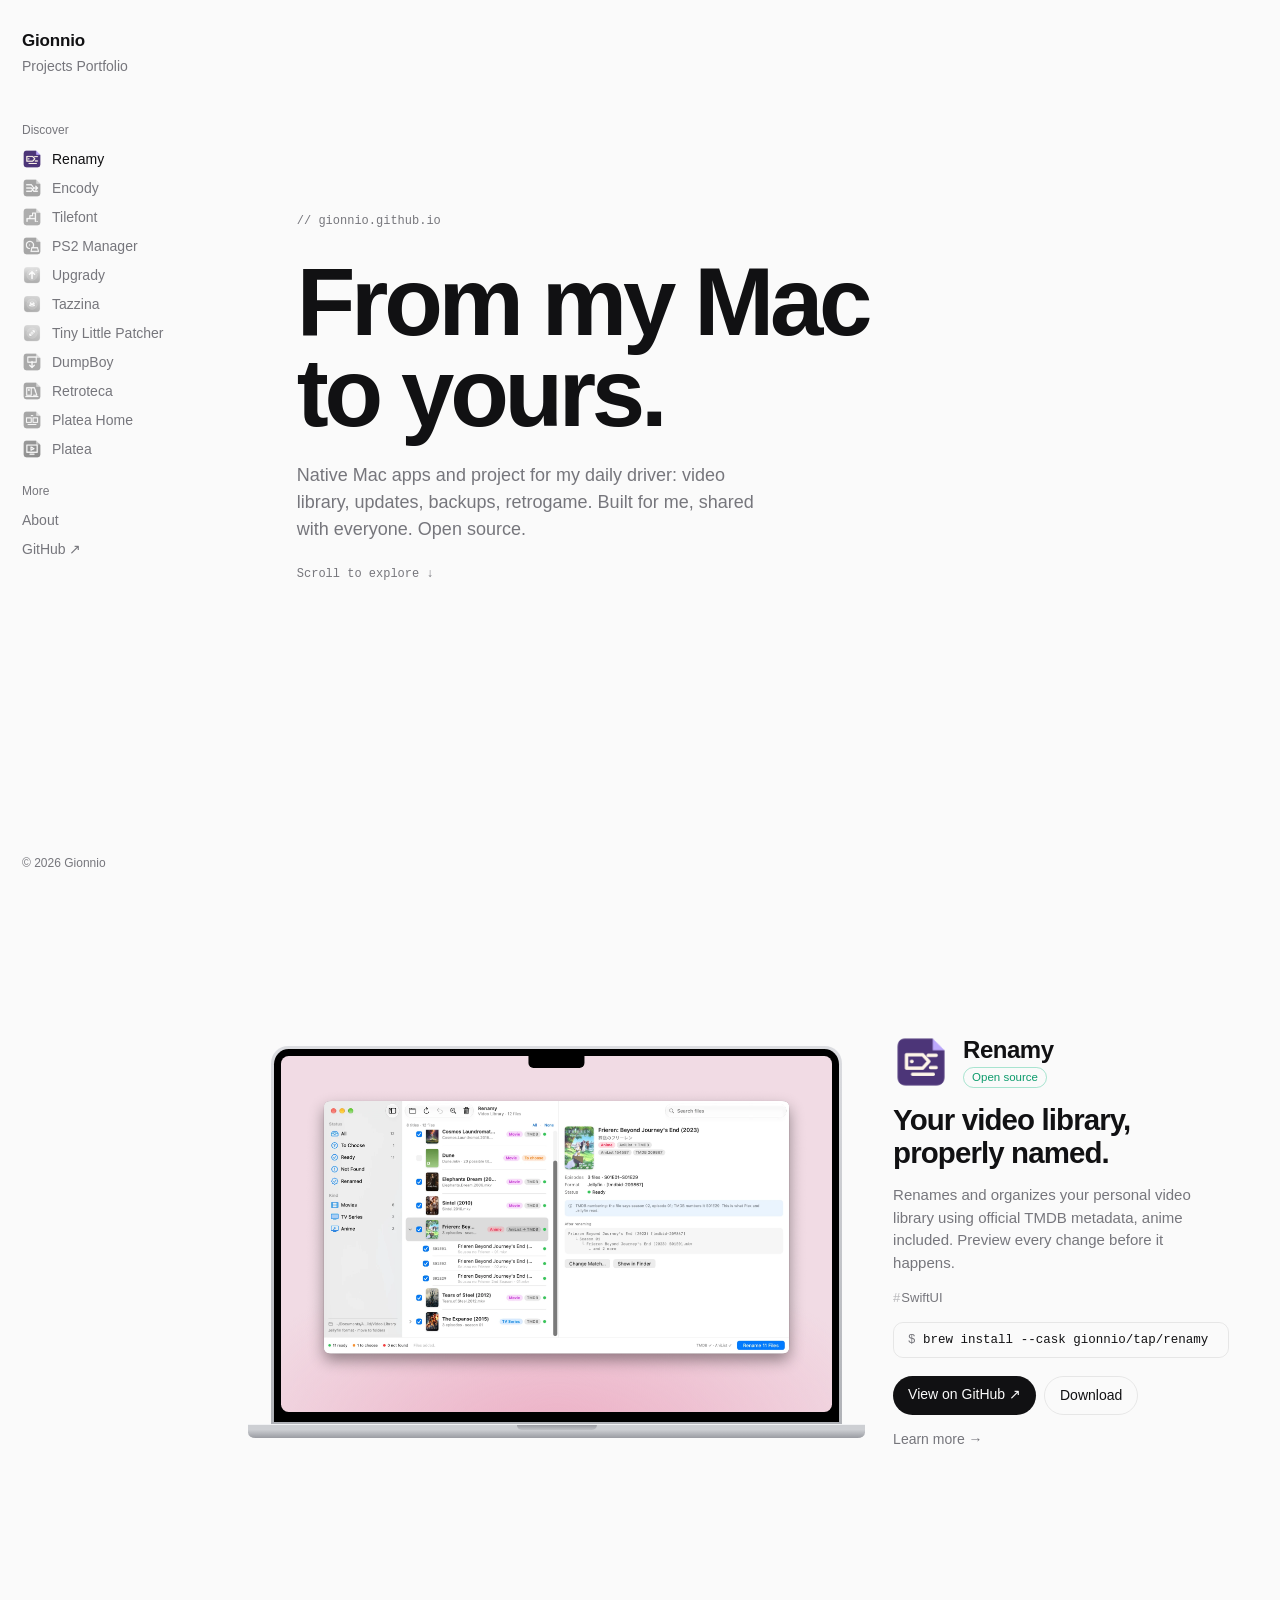
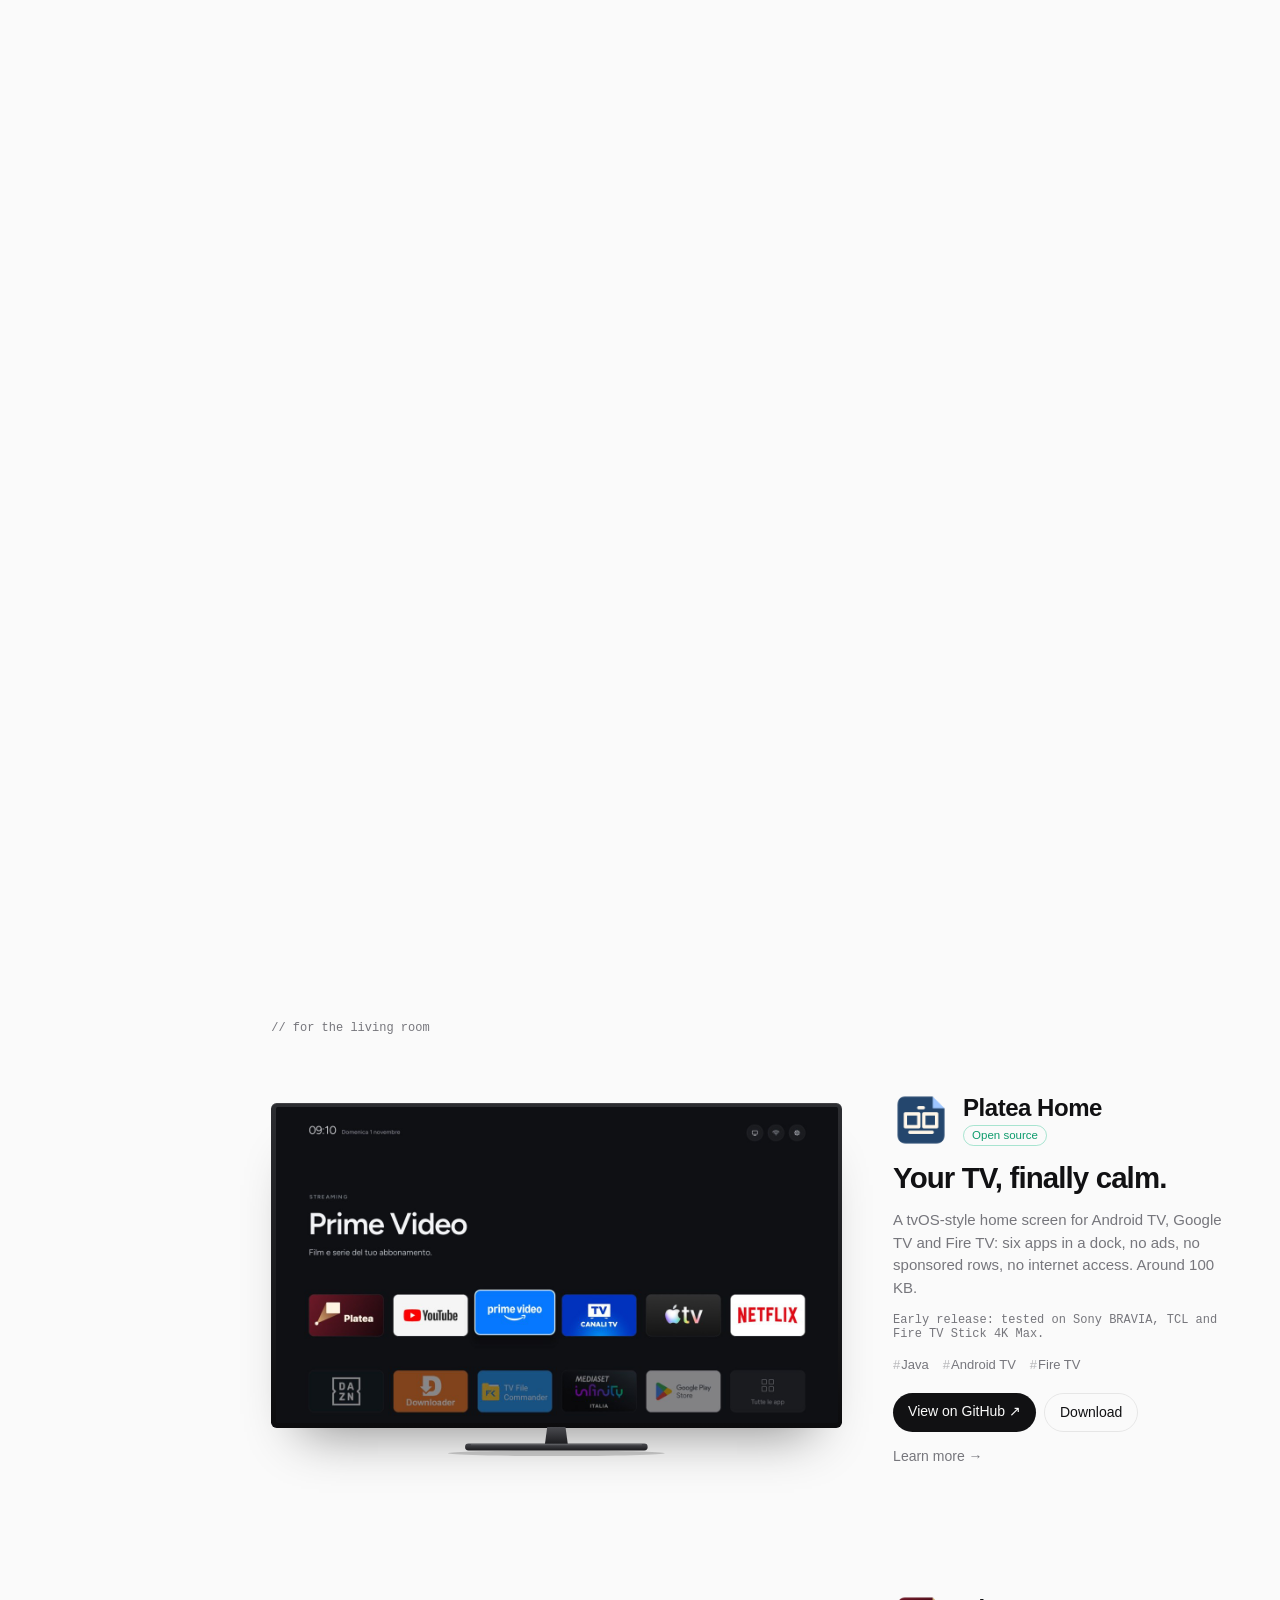
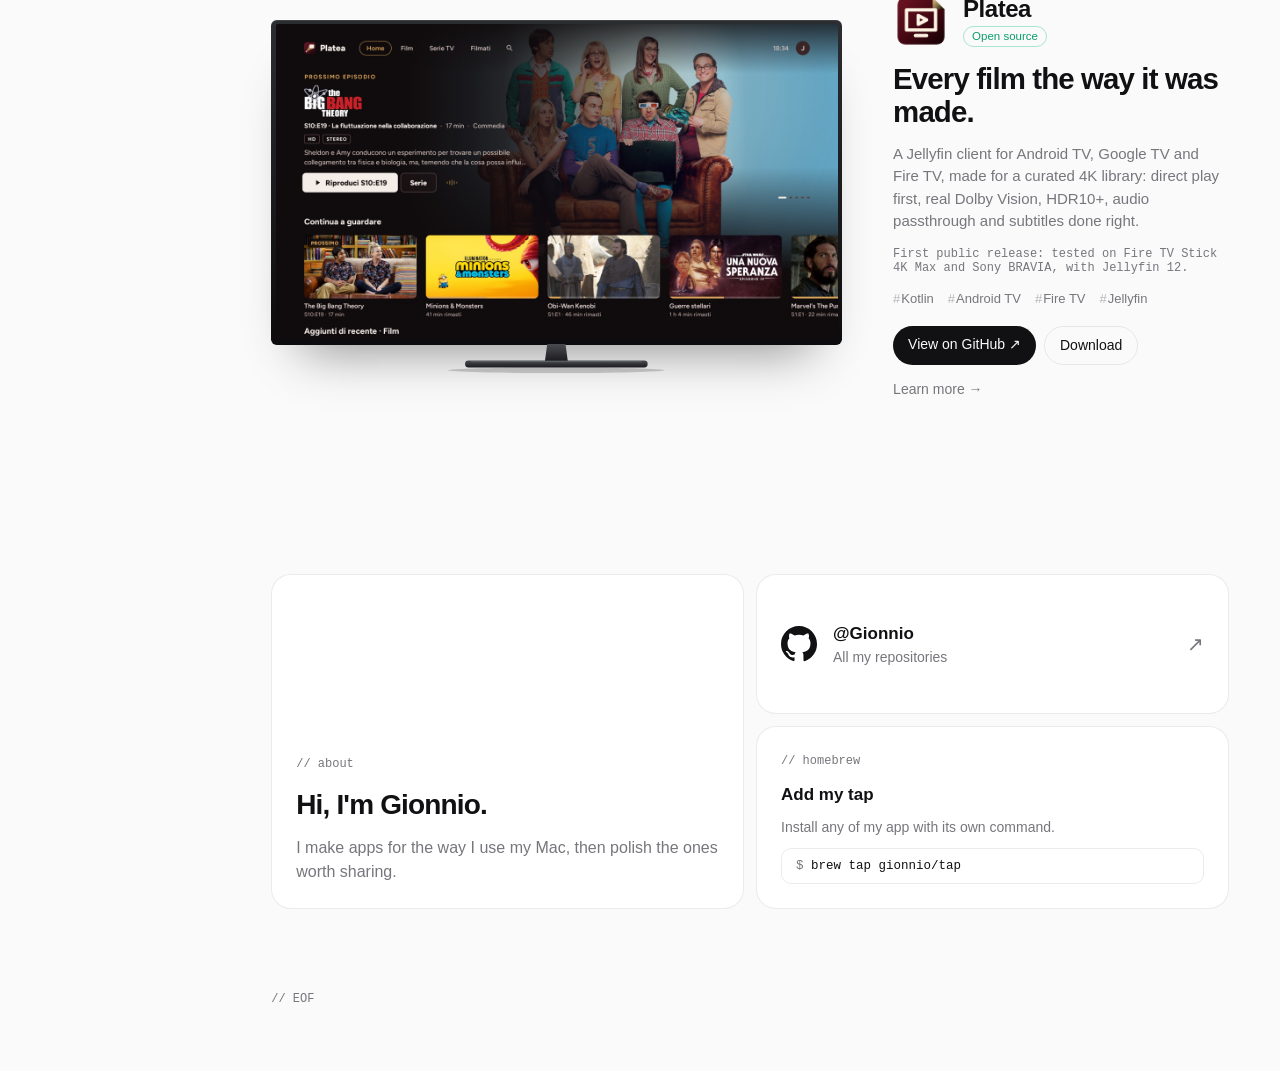
<file: index.html>
<!doctype html>
<html lang="en">
<head>
  <meta charset="utf-8">
  <meta name="viewport" content="width=device-width, initial-scale=1">
  <title>Gionnio — Personal projects</title>
  <meta name="description" content="Personal projects by Gionnio: small native apps for macOS.">
  <link rel="stylesheet" href="style.css">
</head>
<body>
  <!-- Everything below is rendered by main.js from content.json -->
  <aside class="sidebar" id="sidebar"></aside>
  <main id="top"></main>
  <script src="sketch.js"></script>
  <script src="main.js"></script>
</body>
</html>
</file>
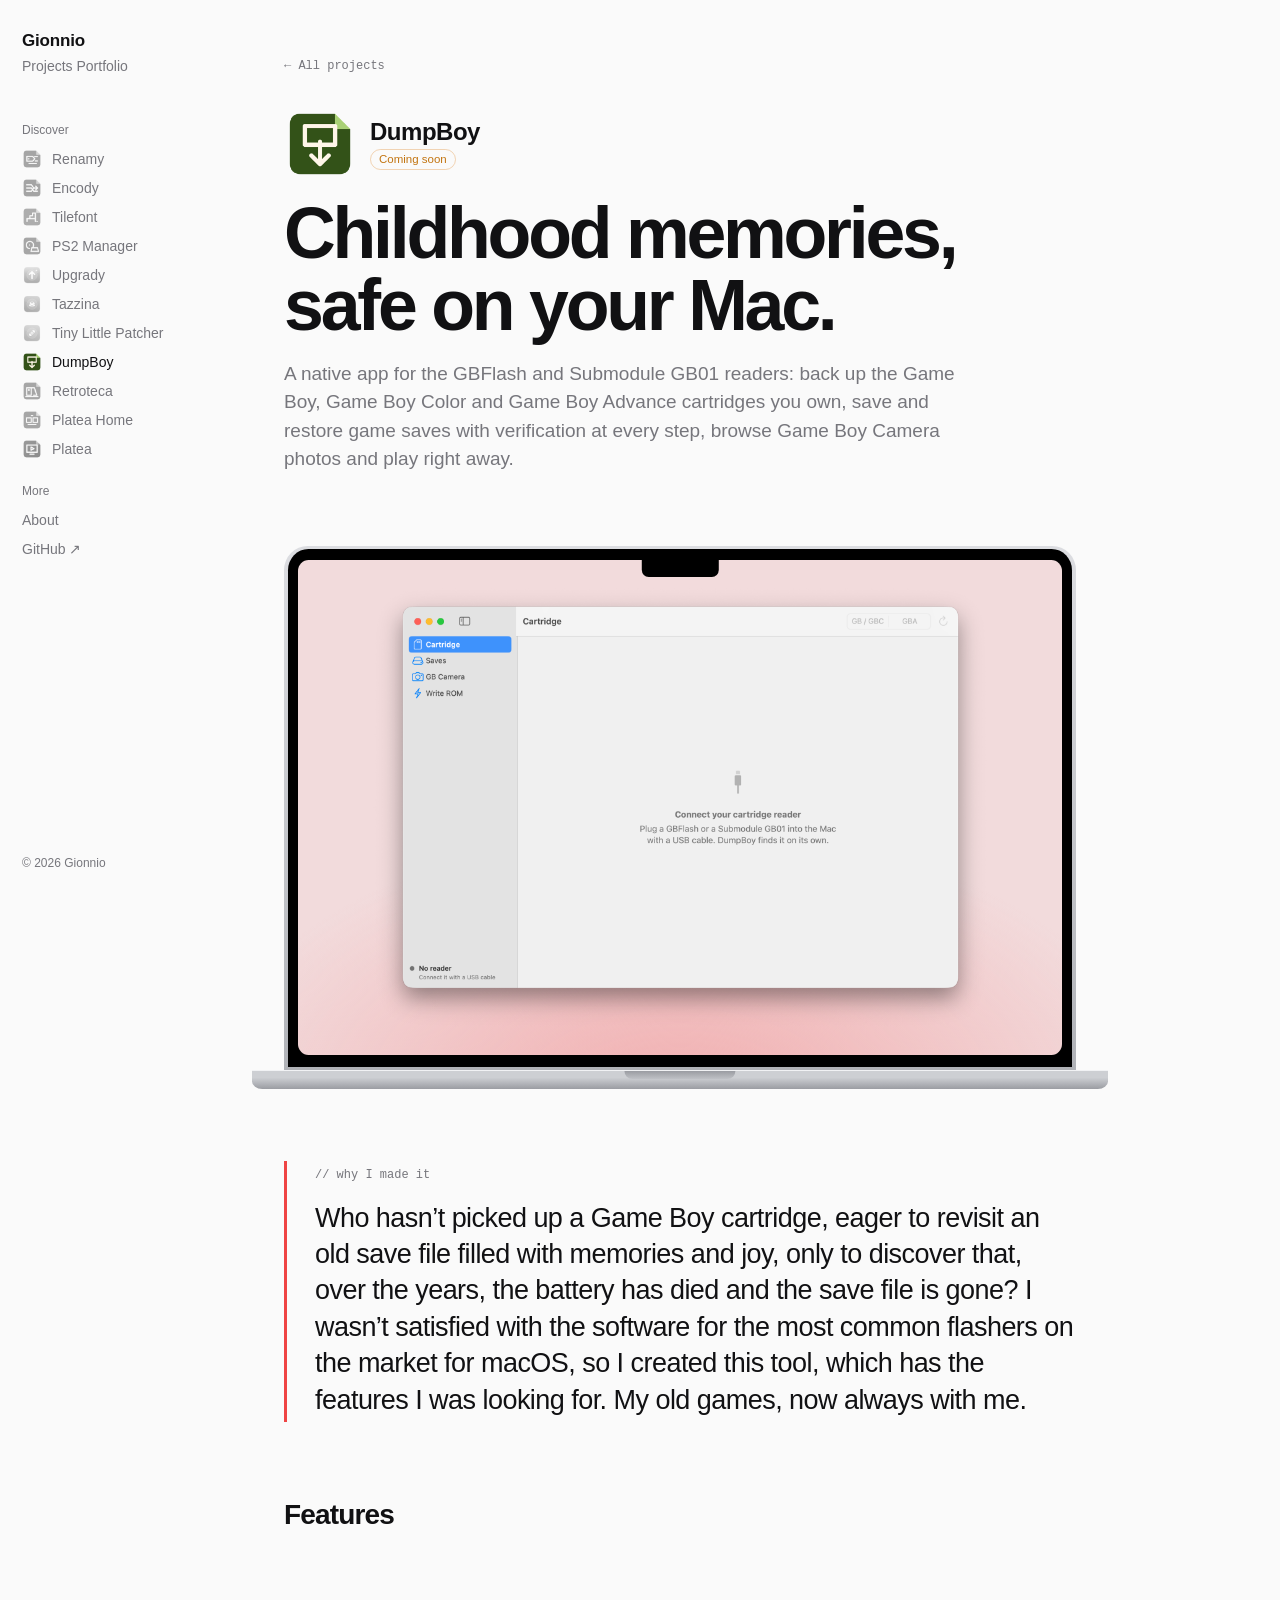
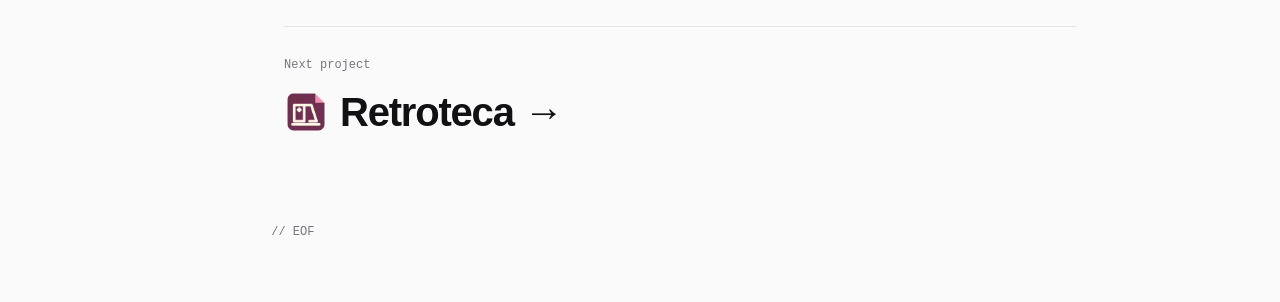
<file: dumpboy/index.html>
<!doctype html>
<!-- generated by tools/editor.py: project page -->
<html lang="en">
<head>
  <meta charset="utf-8">
  <meta name="viewport" content="width=device-width, initial-scale=1">
  <base href="../">
  <title>DumpBoy — Gionnio</title>
  <meta name="description" content="Childhood memories, safe on your Mac.">
  <meta property="og:title" content="DumpBoy — Gionnio">
  <meta property="og:description" content="Childhood memories, safe on your Mac.">
  <link rel="stylesheet" href="style.css">
</head>
<body data-project="dumpboy">
  <aside class="sidebar" id="sidebar"></aside>
  <main id="top"></main>
  <script src="sketch.js"></script>
  <script src="main.js"></script>
</body>
</html>
</file>
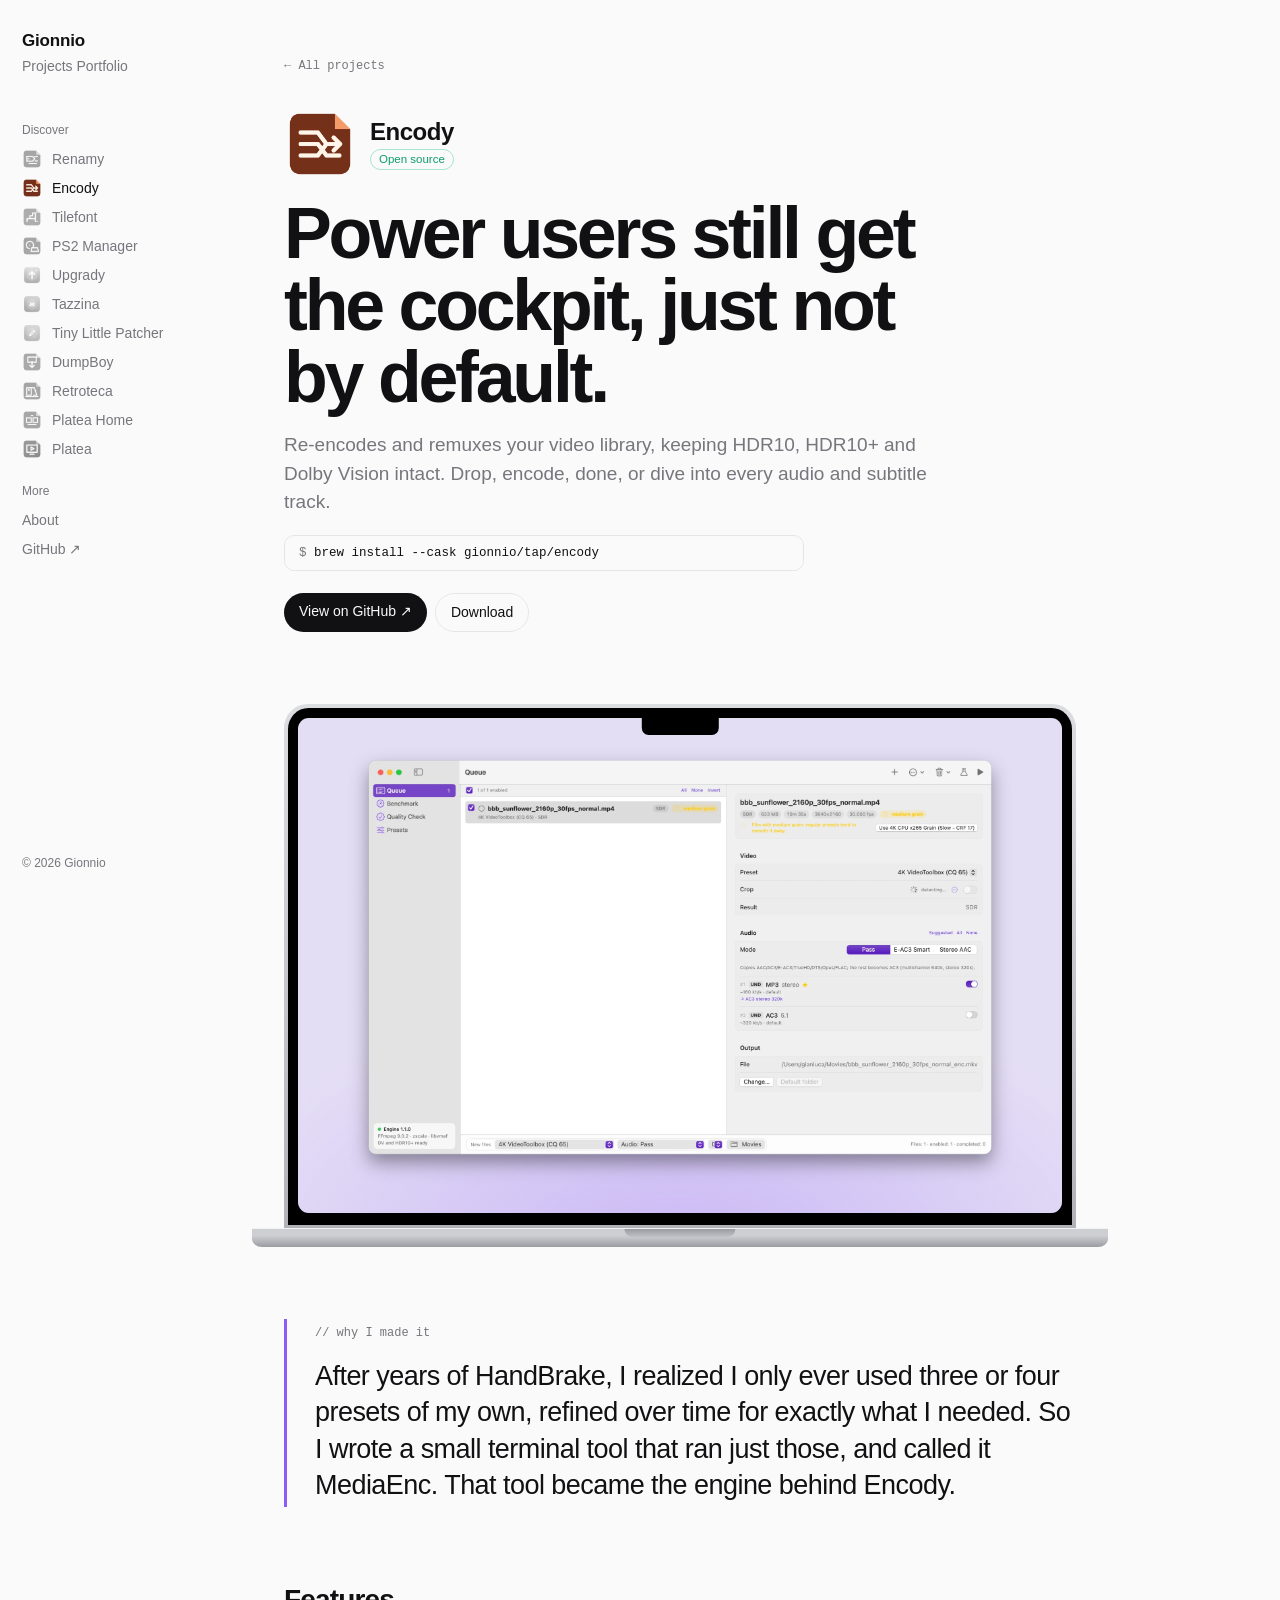
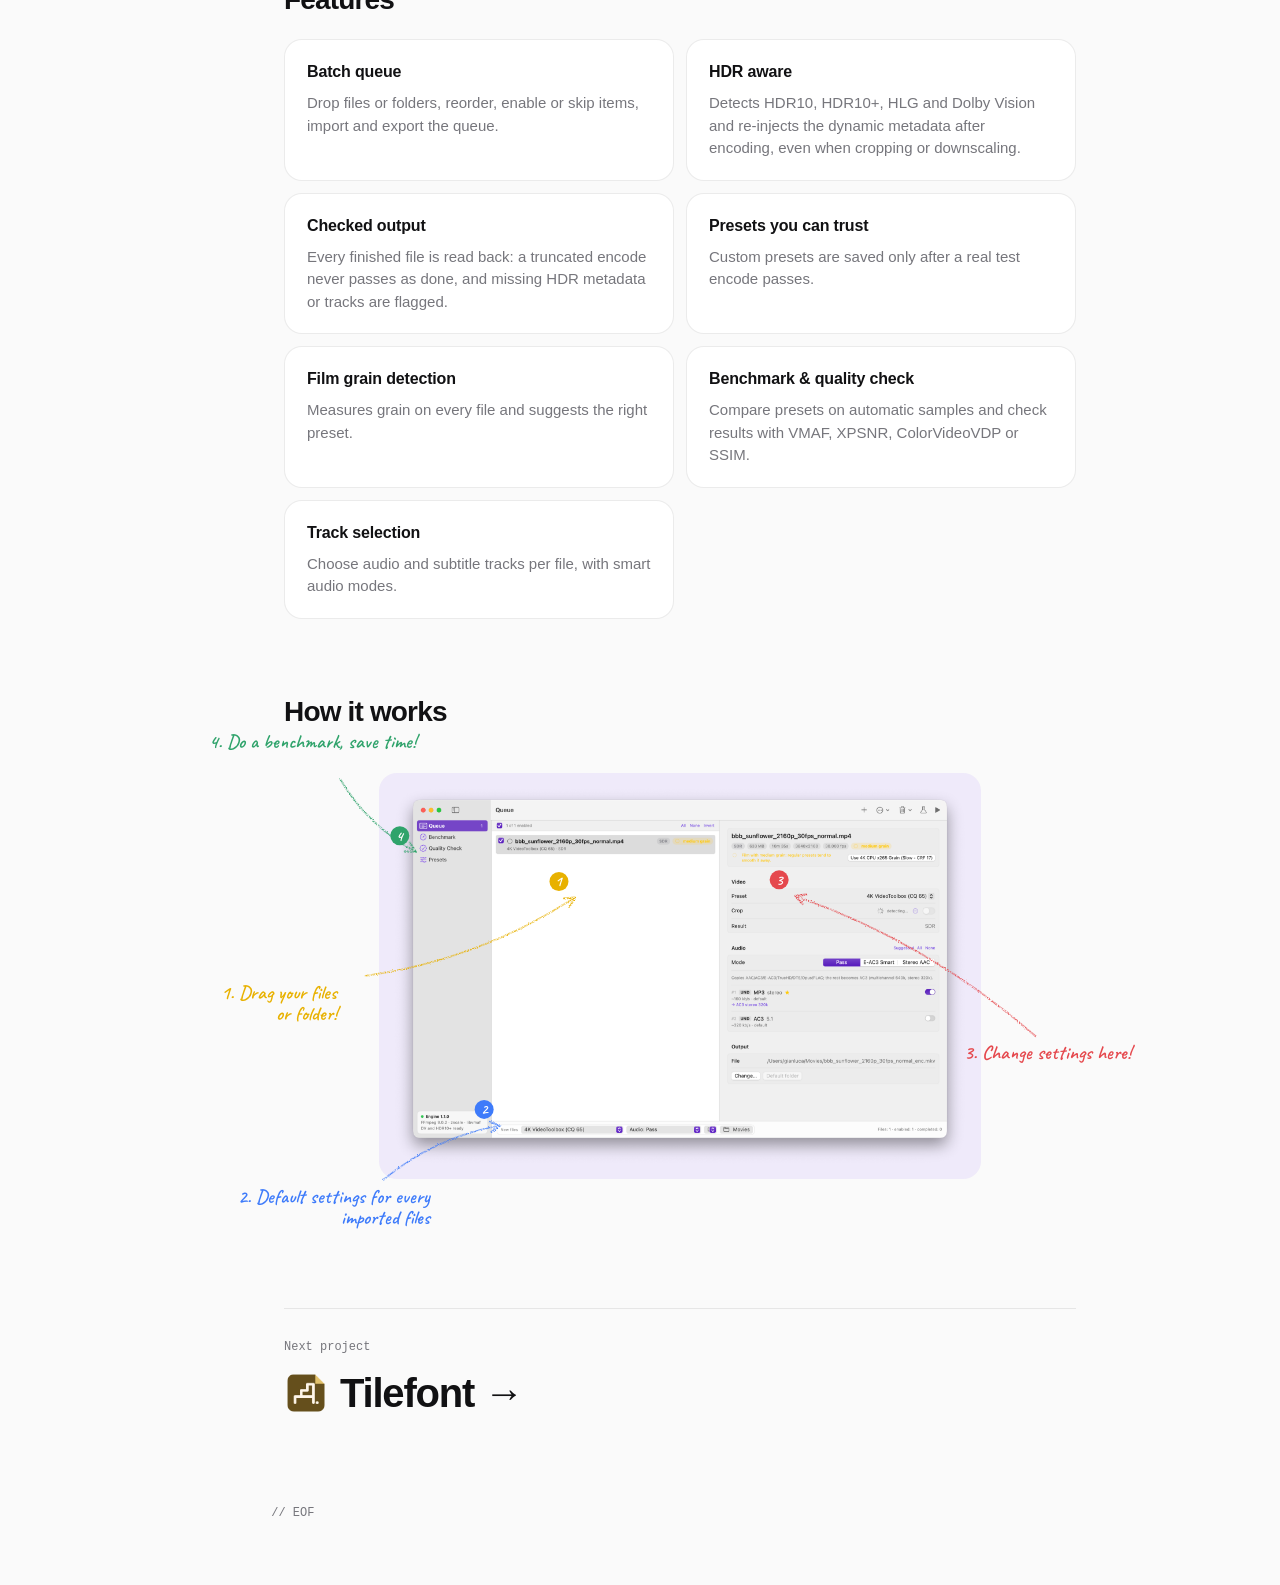
<file: encody/index.html>
<!doctype html>
<!-- generated by tools/editor.py: project page -->
<html lang="en">
<head>
  <meta charset="utf-8">
  <meta name="viewport" content="width=device-width, initial-scale=1">
  <base href="../">
  <title>Encody — Gionnio</title>
  <meta name="description" content="Power users still get the cockpit, just not by default.">
  <meta property="og:title" content="Encody — Gionnio">
  <meta property="og:description" content="Power users still get the cockpit, just not by default.">
  <link rel="stylesheet" href="style.css">
</head>
<body data-project="encody">
  <aside class="sidebar" id="sidebar"></aside>
  <main id="top"></main>
  <script src="sketch.js"></script>
  <script src="main.js"></script>
</body>
</html>
</file>
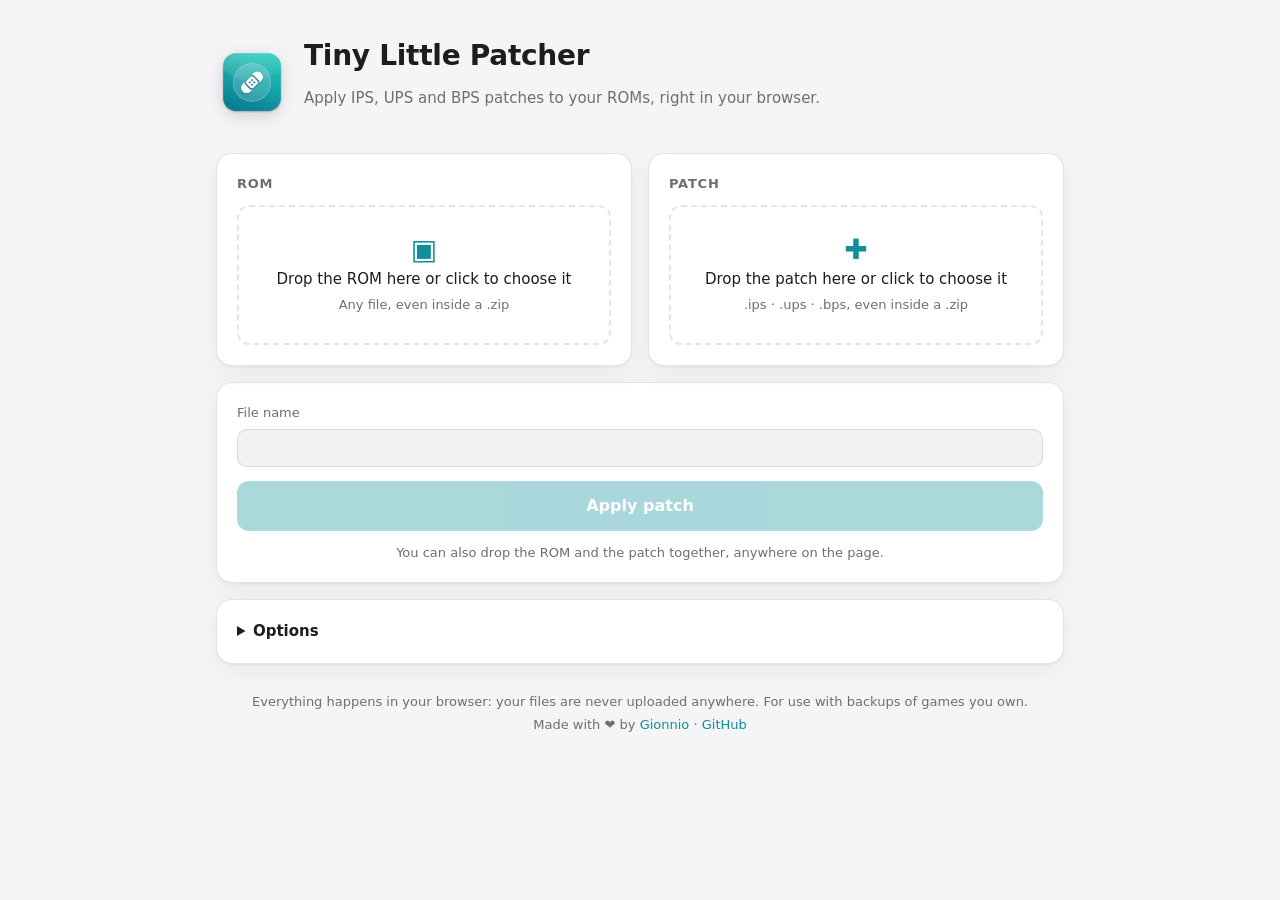
<file: patcher/index.html>
<!doctype html>
<html lang="en">
<head>
  <meta charset="utf-8">
  <meta name="viewport" content="width=device-width, initial-scale=1">
  <title>Tiny Little Patcher</title>
  <meta name="description" content="Apply IPS, UPS and BPS patches to your ROMs, right in your browser. Nothing is uploaded.">
  <meta property="og:title" content="Tiny Little Patcher">
  <meta property="og:description" content="Apply IPS, UPS and BPS patches to your ROMs, right in your browser.">
  <meta name="color-scheme" content="light dark">
  <link rel="icon" type="image/png" href="assets/favicon.png">
  <link rel="apple-touch-icon" href="assets/apple-touch-icon.png">
  <link rel="stylesheet" href="./app-b5bbef704aca1f46.css" integrity="sha384-NTAsZrBO2sIiNNfg5ivk79coD5aWCR8Q/kjQ5iSc669WRD2jGuWduol9QDdjDQT1"/>
  
  
<script type="module">
import init, * as bindings from './tiny-little-patcher-5dc30dd04aa1e2aa.js';
const wasm = await init({ module_or_path: './tiny-little-patcher-5dc30dd04aa1e2aa_bg.wasm' });


window.wasmBindings = bindings;


dispatchEvent(new CustomEvent("TrunkApplicationStarted", {detail: {wasm}}));

</script>
  <script>
    // Theme before the app loads, so the page never flashes the wrong colors
    try {
      const t = localStorage.getItem("tlp.theme");
      if (t === "light" || t === "dark") document.documentElement.dataset.theme = t;
    } catch (e) {}
  </script>
<link rel="modulepreload" href="./tiny-little-patcher-5dc30dd04aa1e2aa.js" crossorigin="anonymous" integrity="sha384-k0Q1UdkYFswpVfZWwIYFZD/1nNlWmCq0is32ZHbDYpgQnMBa5Rr/tBbcGBPHBX/B"><link rel="preload" href="./tiny-little-patcher-5dc30dd04aa1e2aa_bg.wasm" crossorigin="anonymous" integrity="sha384-95kfdiXHZYDPRCyuTtjeQLUl8sPgXzCdUIolSCuP0zU/tuu/1cYqKPct1FTl5GbL" as="fetch" type="application/wasm"></head>
<body>
  <noscript><p class="noscript">Tiny Little Patcher needs JavaScript and WebAssembly.</p></noscript>
</body>
</html>
</file>
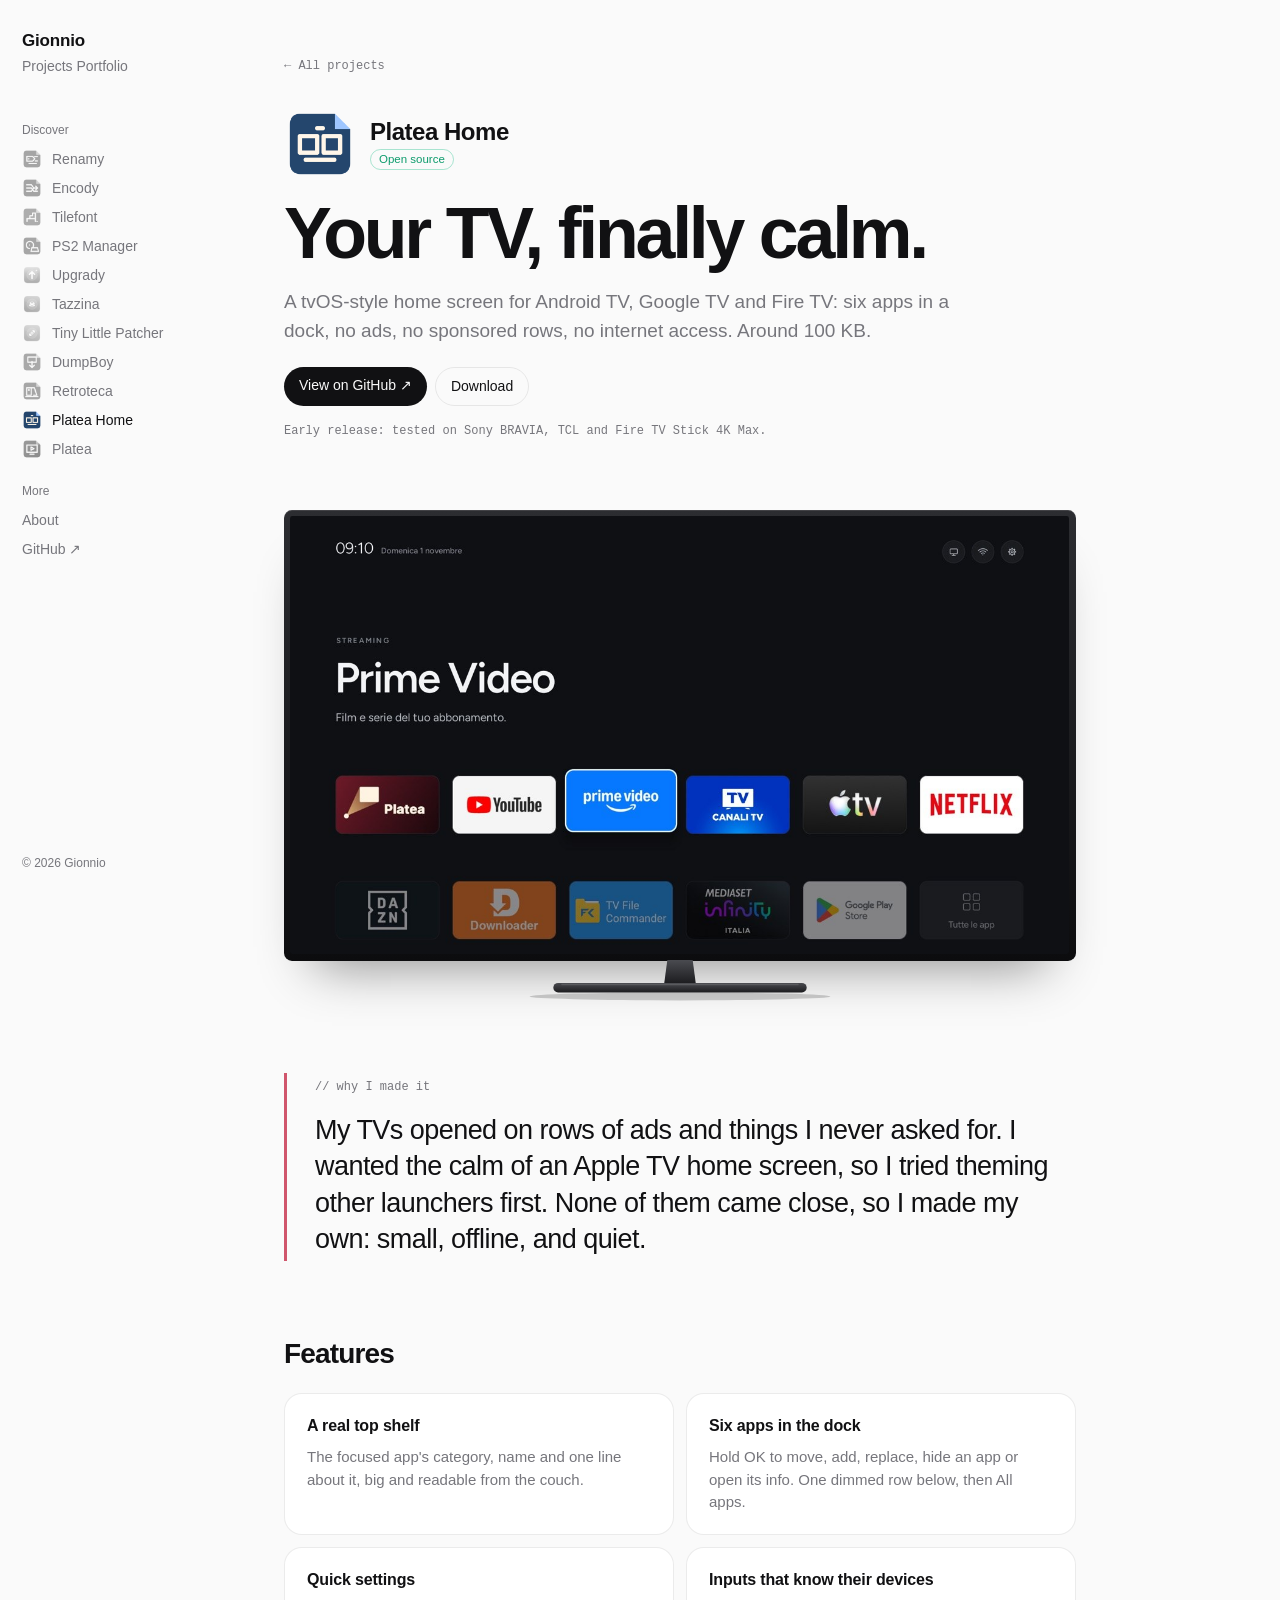
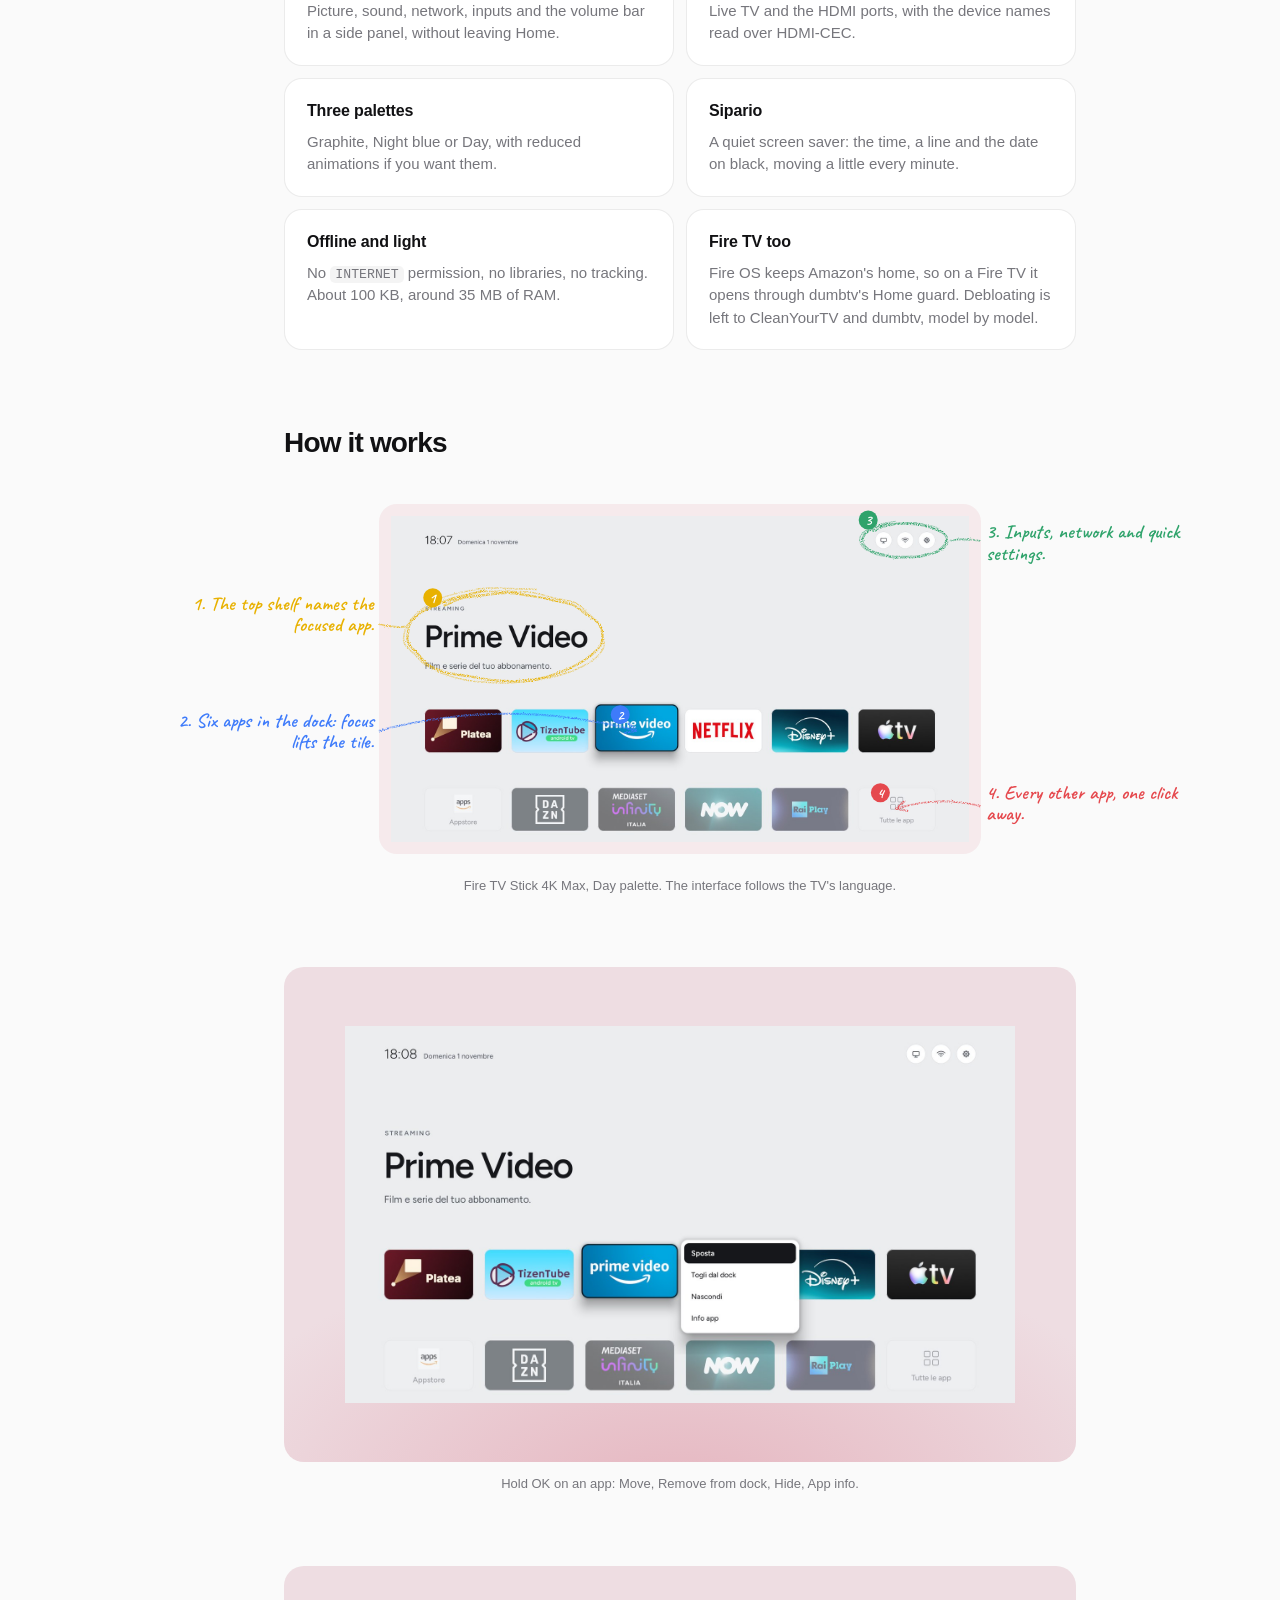
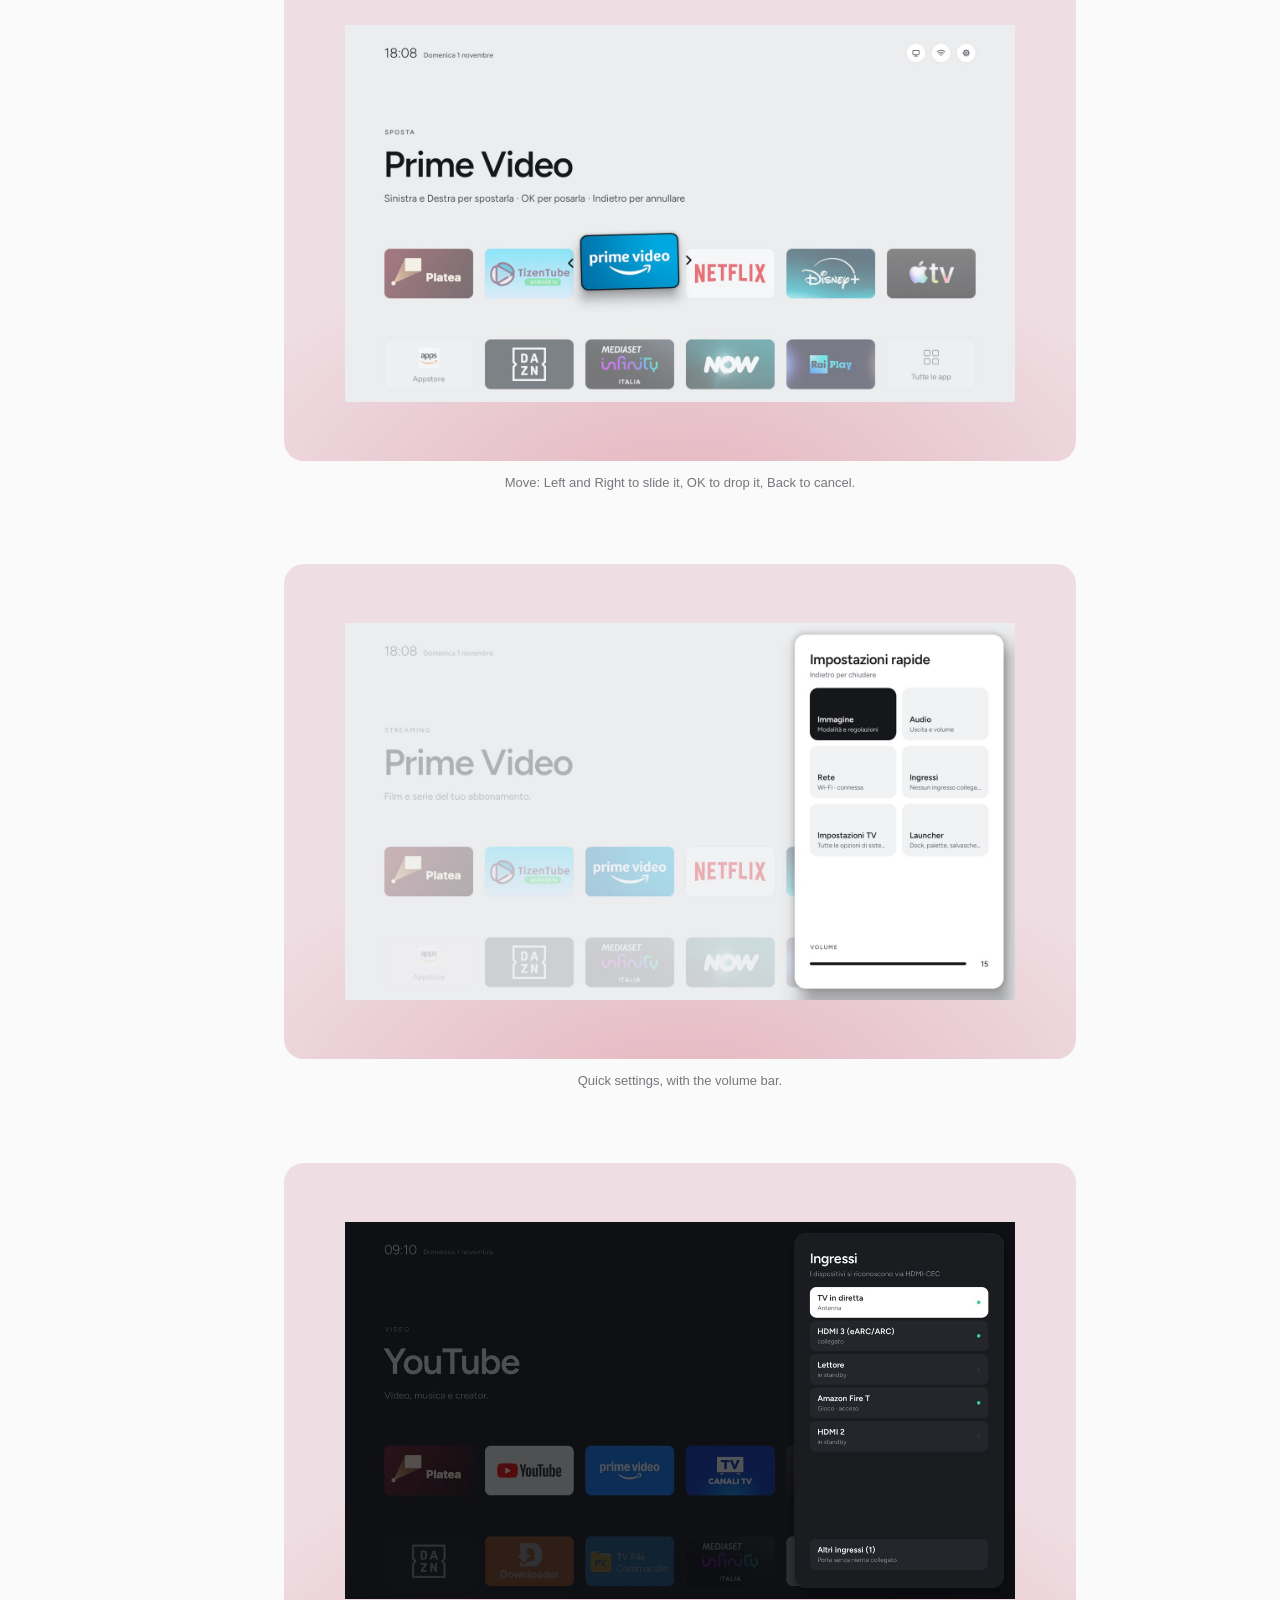
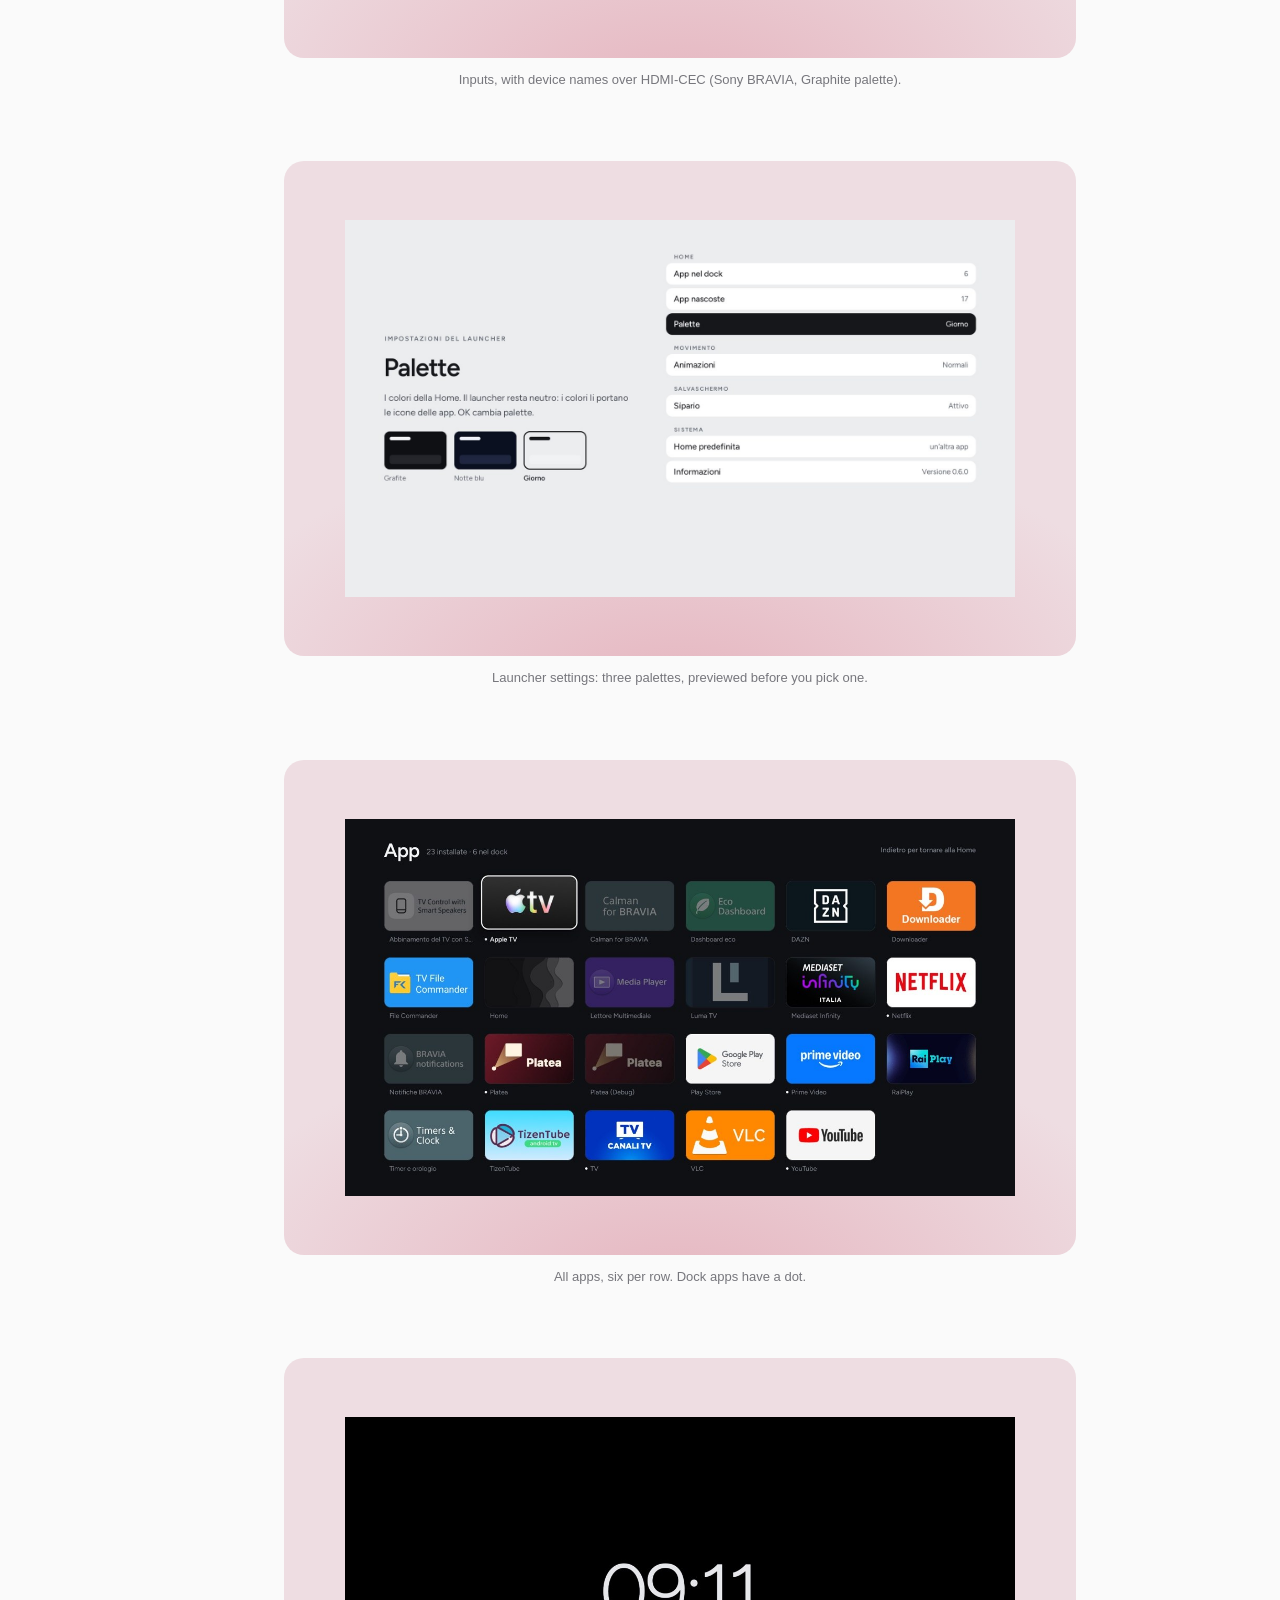
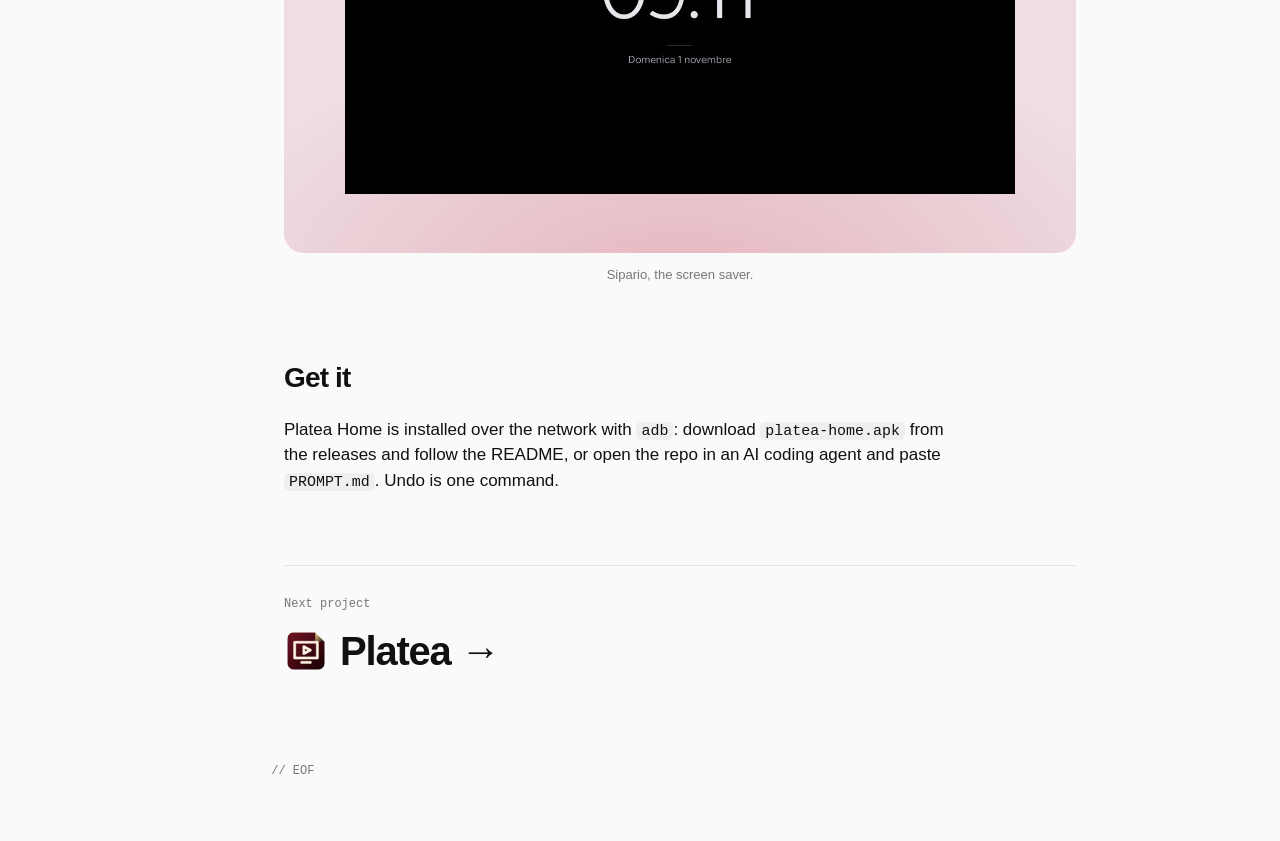
<file: platea-home/index.html>
<!doctype html>
<!-- generated by tools/editor.py: project page -->
<html lang="en">
<head>
  <meta charset="utf-8">
  <meta name="viewport" content="width=device-width, initial-scale=1">
  <base href="../">
  <title>Platea Home — Gionnio</title>
  <meta name="description" content="Your TV, finally calm.">
  <meta property="og:title" content="Platea Home — Gionnio">
  <meta property="og:description" content="Your TV, finally calm.">
  <link rel="stylesheet" href="style.css">
</head>
<body data-project="platea-home">
  <aside class="sidebar" id="sidebar"></aside>
  <main id="top"></main>
  <script src="sketch.js"></script>
  <script src="main.js"></script>
</body>
</html>
</file>
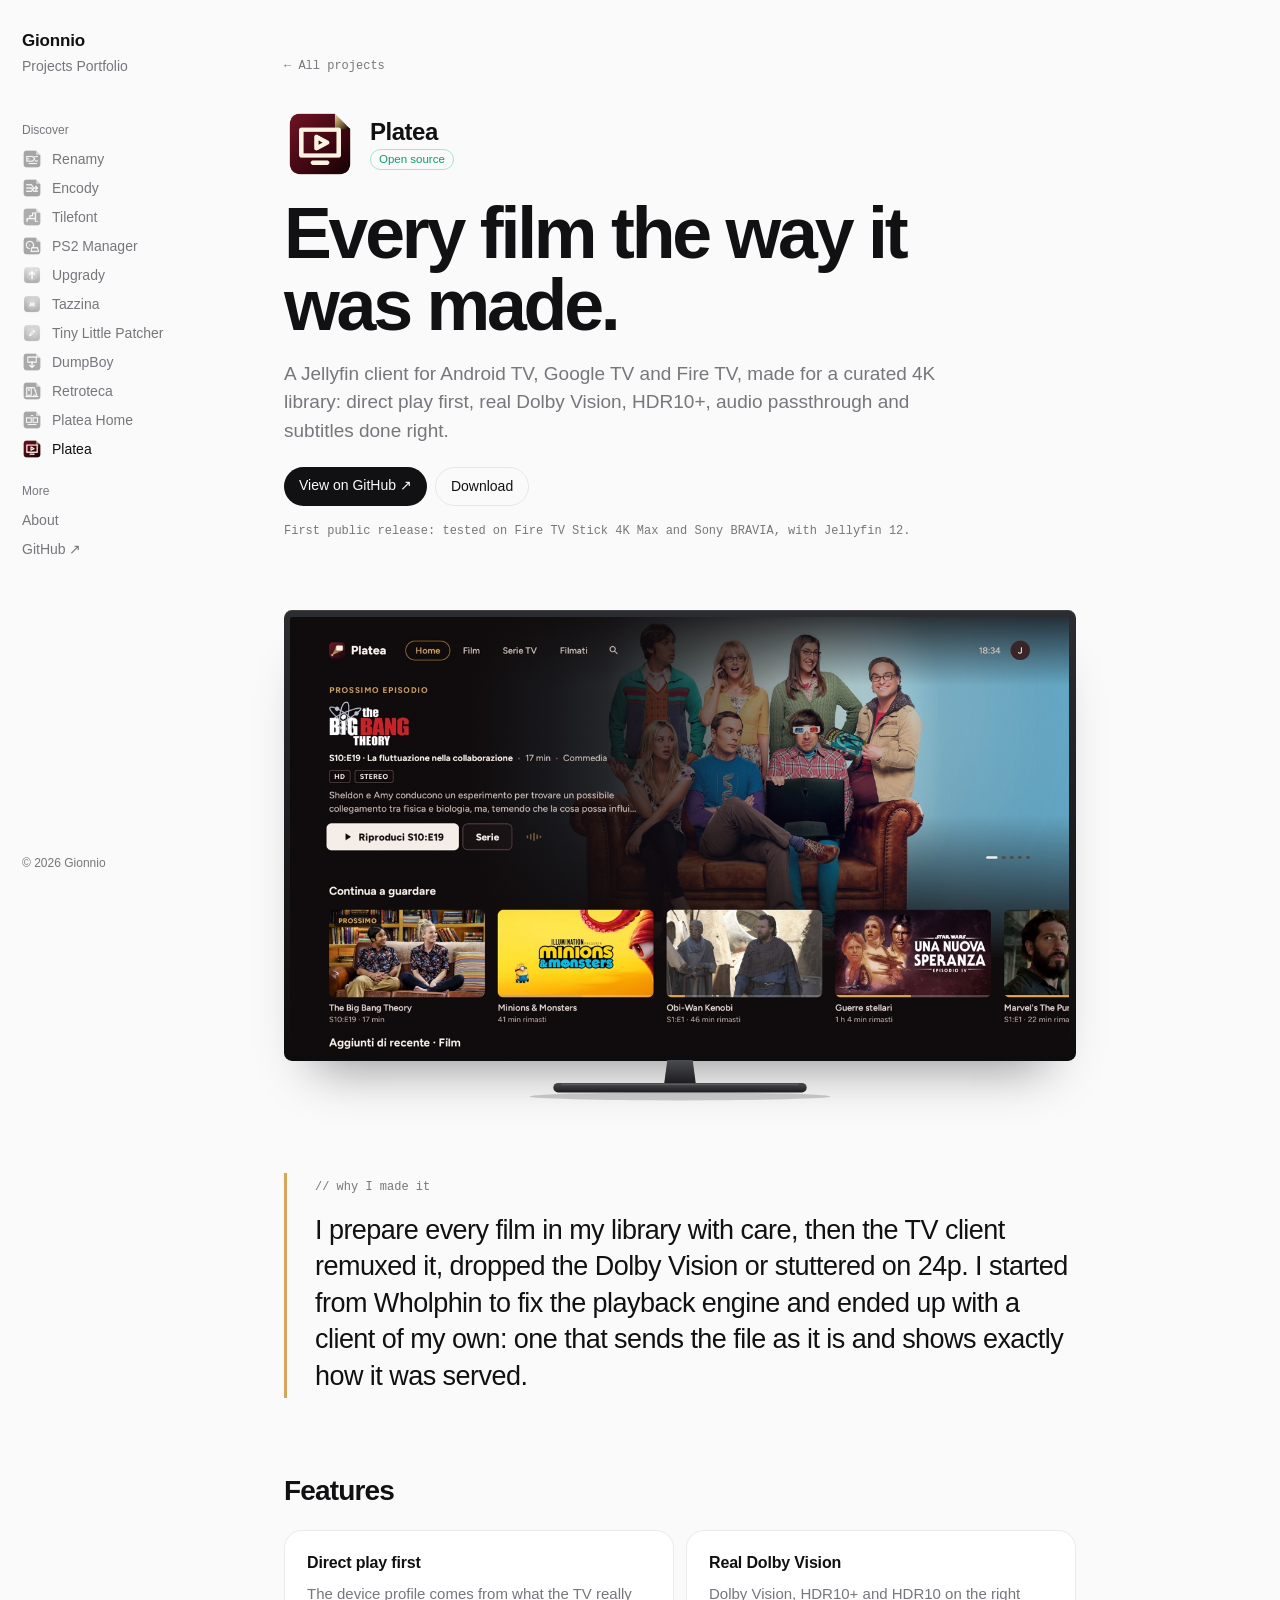
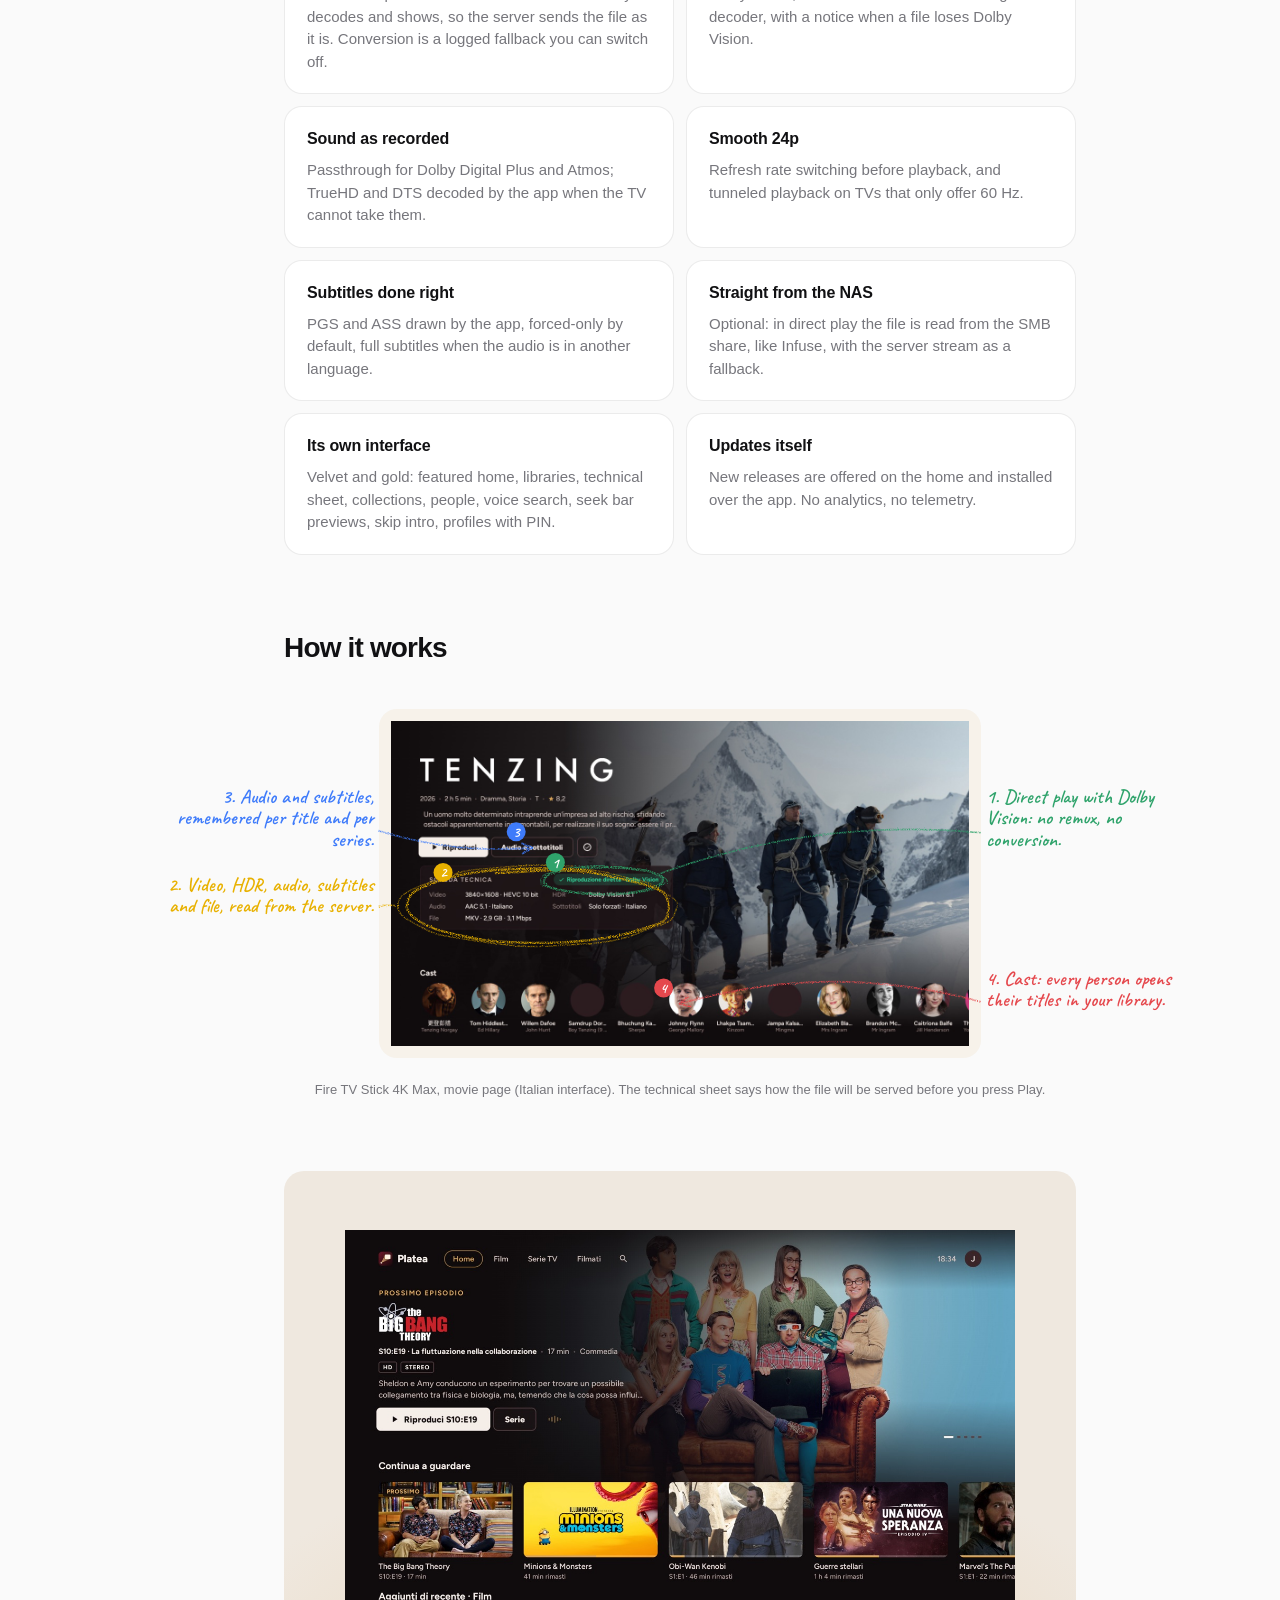
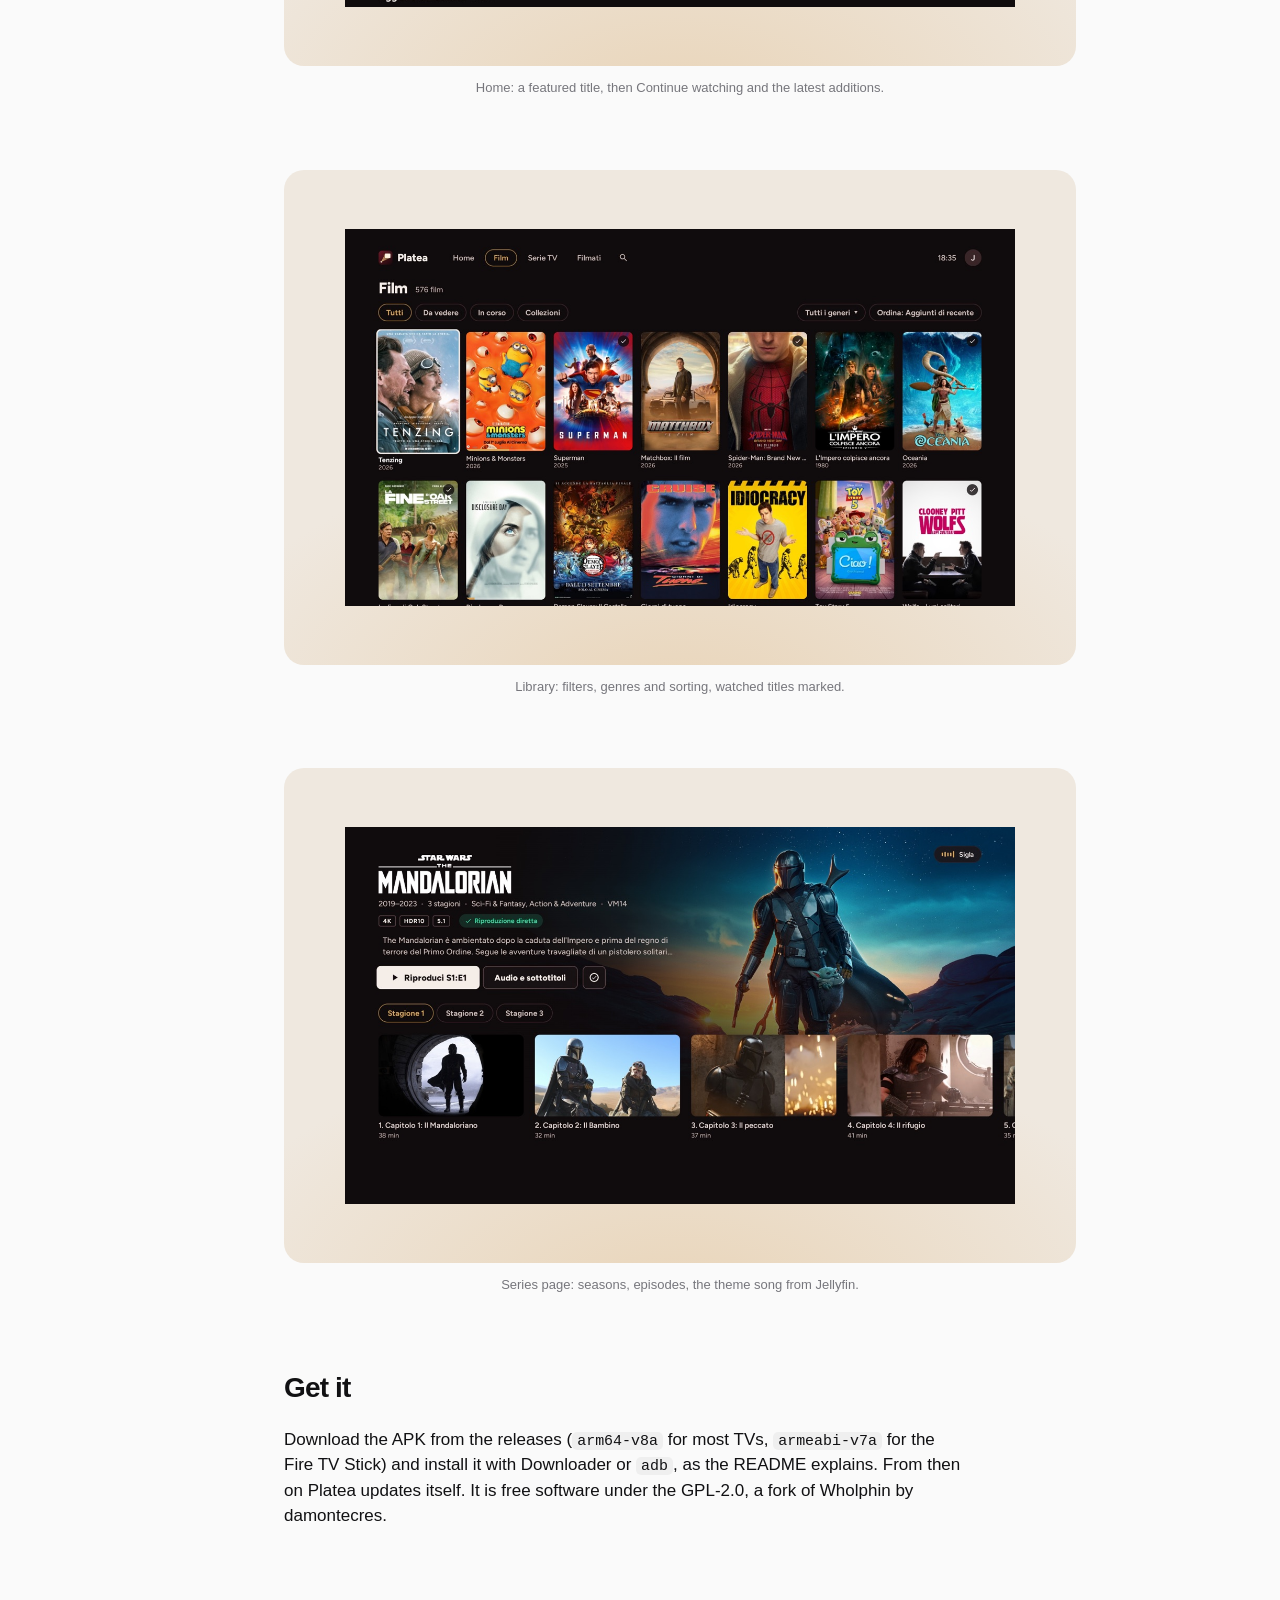
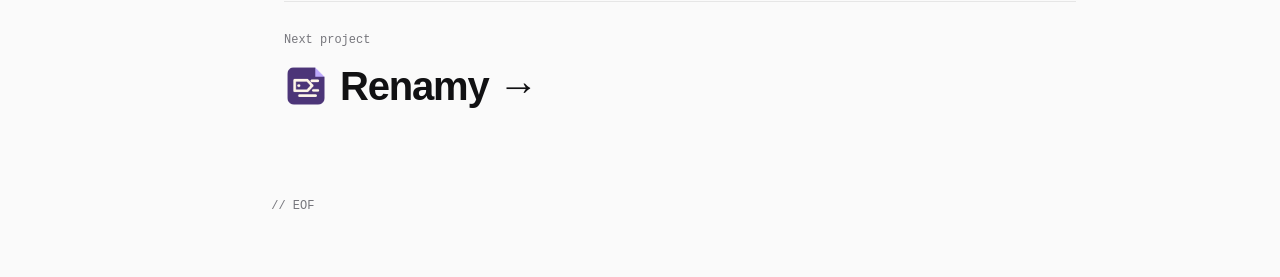
<file: platea/index.html>
<!doctype html>
<!-- generated by tools/editor.py: project page -->
<html lang="en">
<head>
  <meta charset="utf-8">
  <meta name="viewport" content="width=device-width, initial-scale=1">
  <base href="../">
  <title>Platea — Gionnio</title>
  <meta name="description" content="Every film the way it was made.">
  <meta property="og:title" content="Platea — Gionnio">
  <meta property="og:description" content="Every film the way it was made.">
  <link rel="stylesheet" href="style.css">
</head>
<body data-project="platea">
  <aside class="sidebar" id="sidebar"></aside>
  <main id="top"></main>
  <script src="sketch.js"></script>
  <script src="main.js"></script>
</body>
</html>
</file>
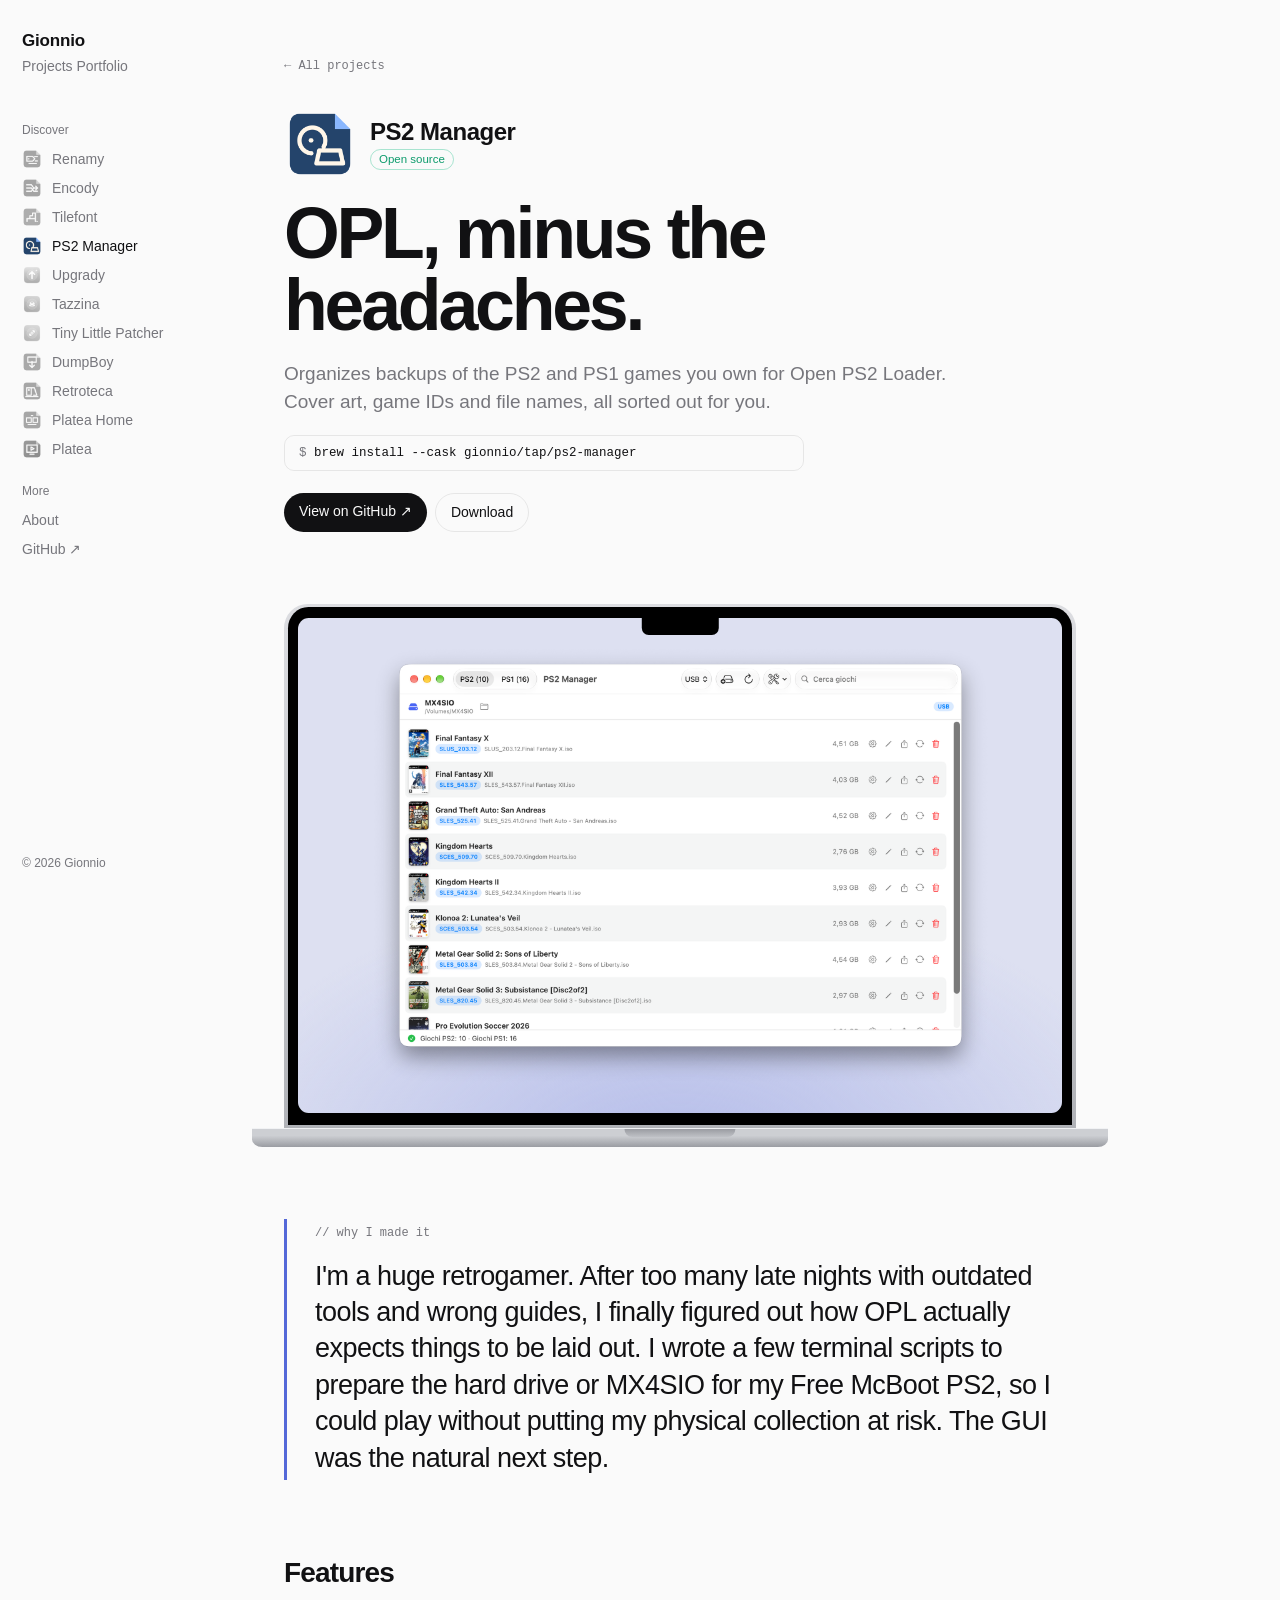
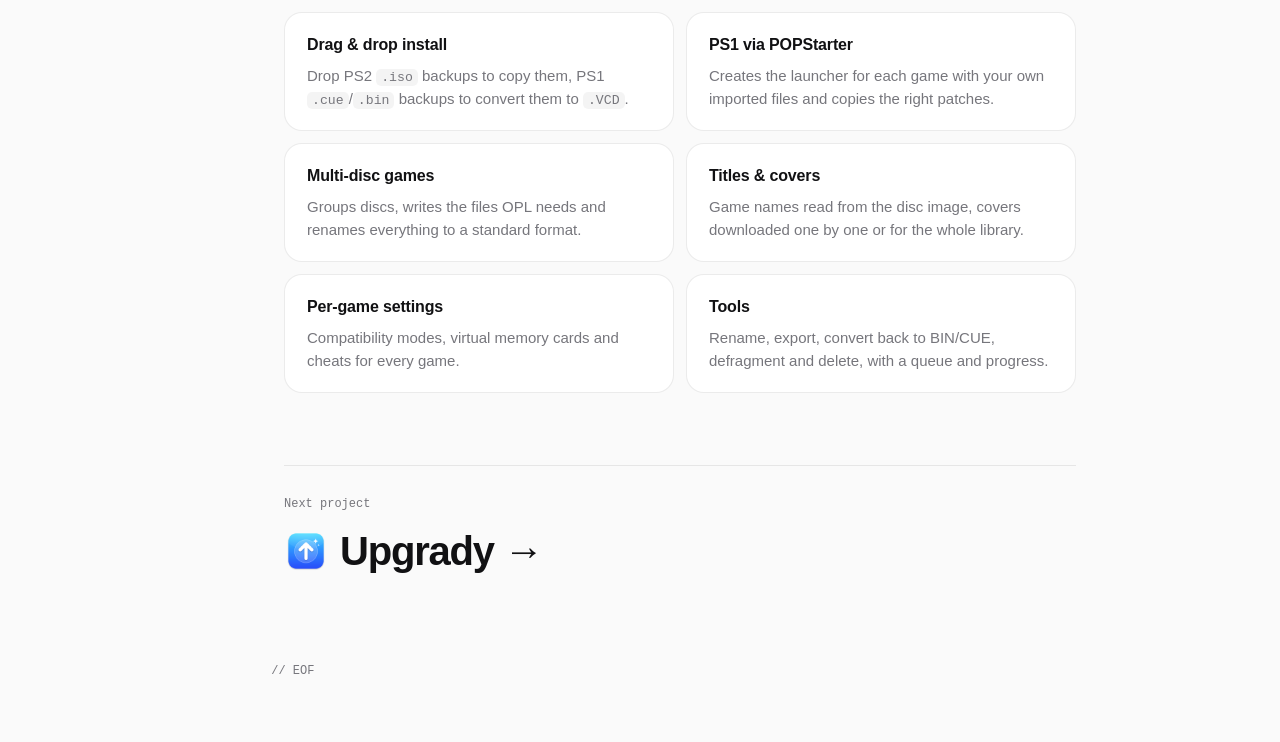
<file: ps2manager/index.html>
<!doctype html>
<!-- generated by tools/editor.py: project page -->
<html lang="en">
<head>
  <meta charset="utf-8">
  <meta name="viewport" content="width=device-width, initial-scale=1">
  <base href="../">
  <title>PS2 Manager — Gionnio</title>
  <meta name="description" content="OPL, minus the headaches.">
  <meta property="og:title" content="PS2 Manager — Gionnio">
  <meta property="og:description" content="OPL, minus the headaches.">
  <link rel="stylesheet" href="style.css">
</head>
<body data-project="ps2manager">
  <aside class="sidebar" id="sidebar"></aside>
  <main id="top"></main>
  <script src="sketch.js"></script>
  <script src="main.js"></script>
</body>
</html>
</file>
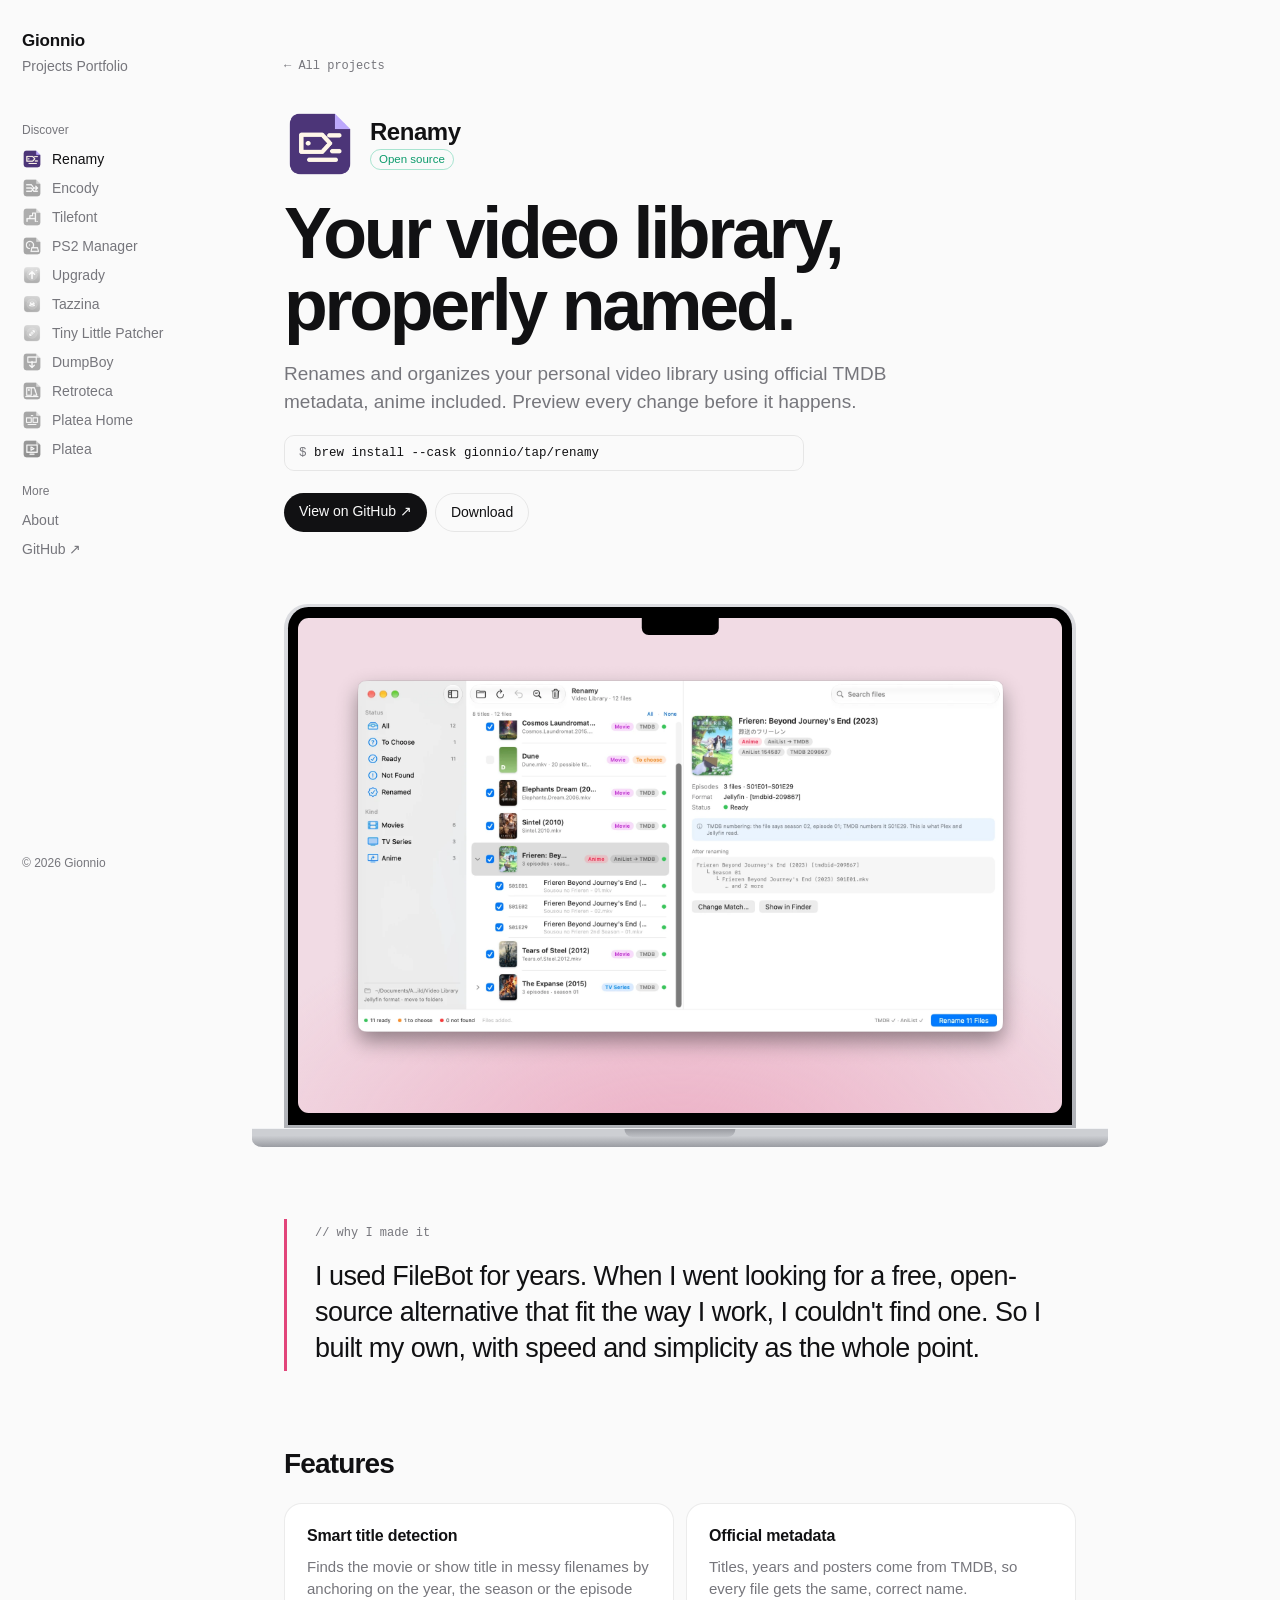
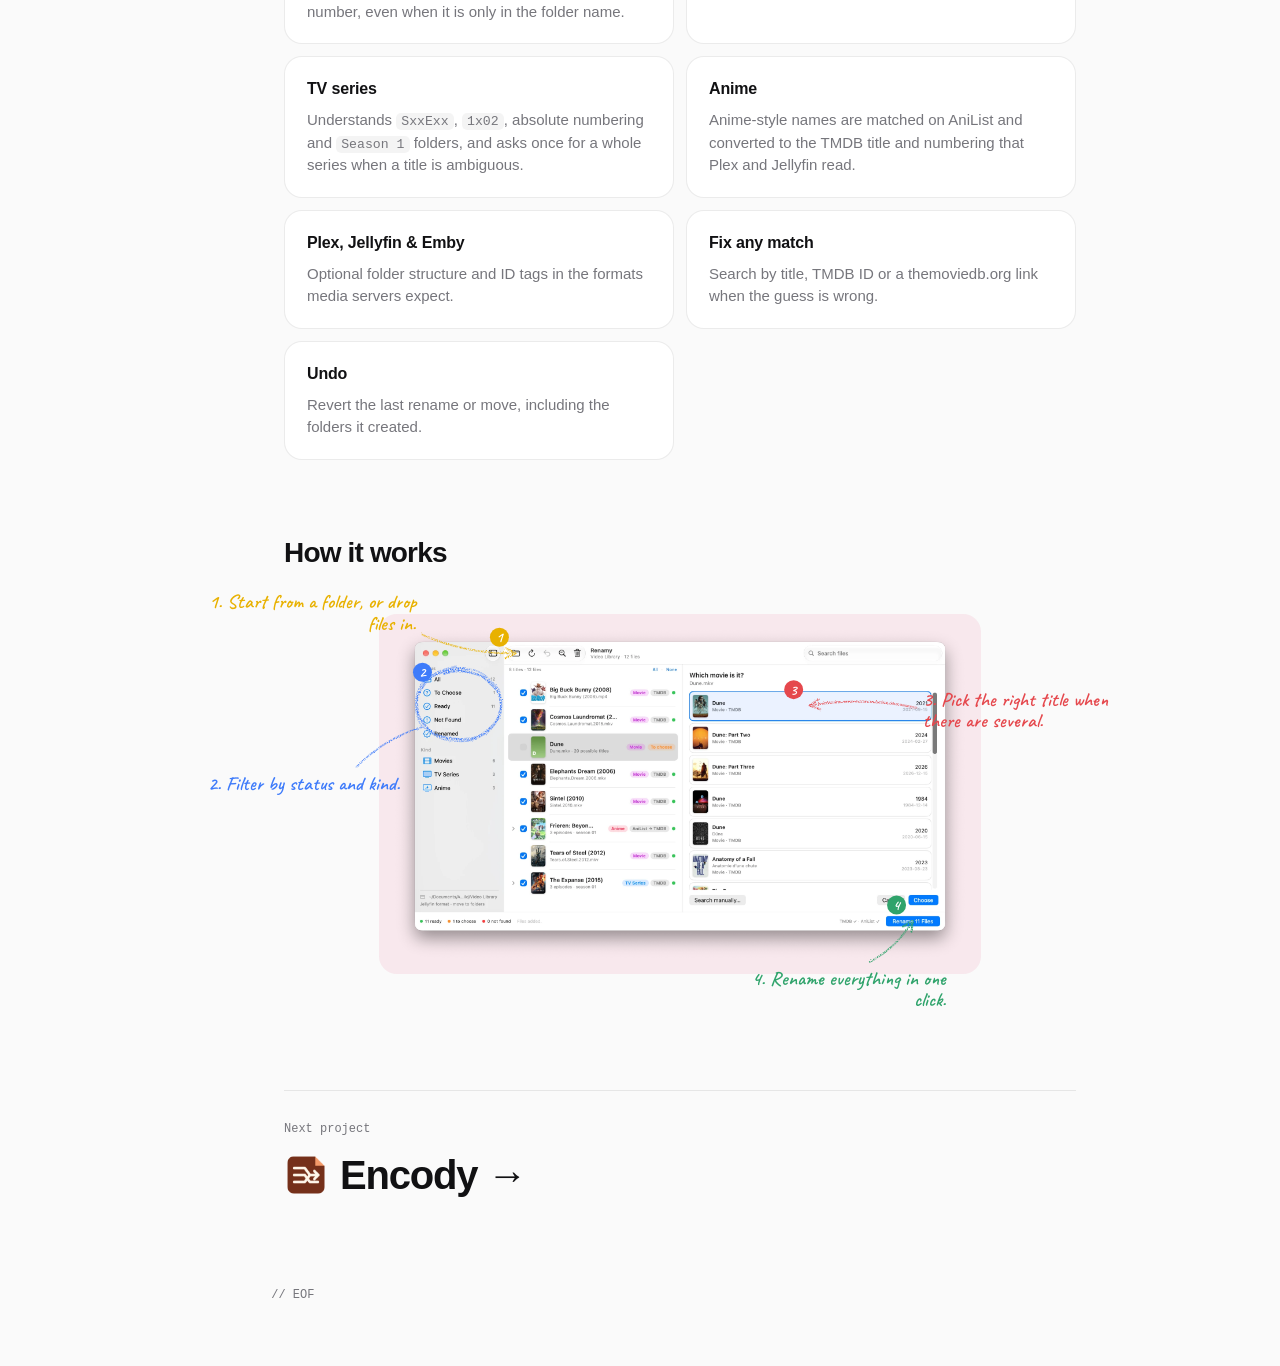
<file: renamy/index.html>
<!doctype html>
<!-- generated by tools/editor.py: project page -->
<html lang="en">
<head>
  <meta charset="utf-8">
  <meta name="viewport" content="width=device-width, initial-scale=1">
  <base href="../">
  <title>Renamy — Gionnio</title>
  <meta name="description" content="Your video library, properly named.">
  <meta property="og:title" content="Renamy — Gionnio">
  <meta property="og:description" content="Your video library, properly named.">
  <link rel="stylesheet" href="style.css">
</head>
<body data-project="renamy">
  <aside class="sidebar" id="sidebar"></aside>
  <main id="top"></main>
  <script src="sketch.js"></script>
  <script src="main.js"></script>
</body>
</html>
</file>
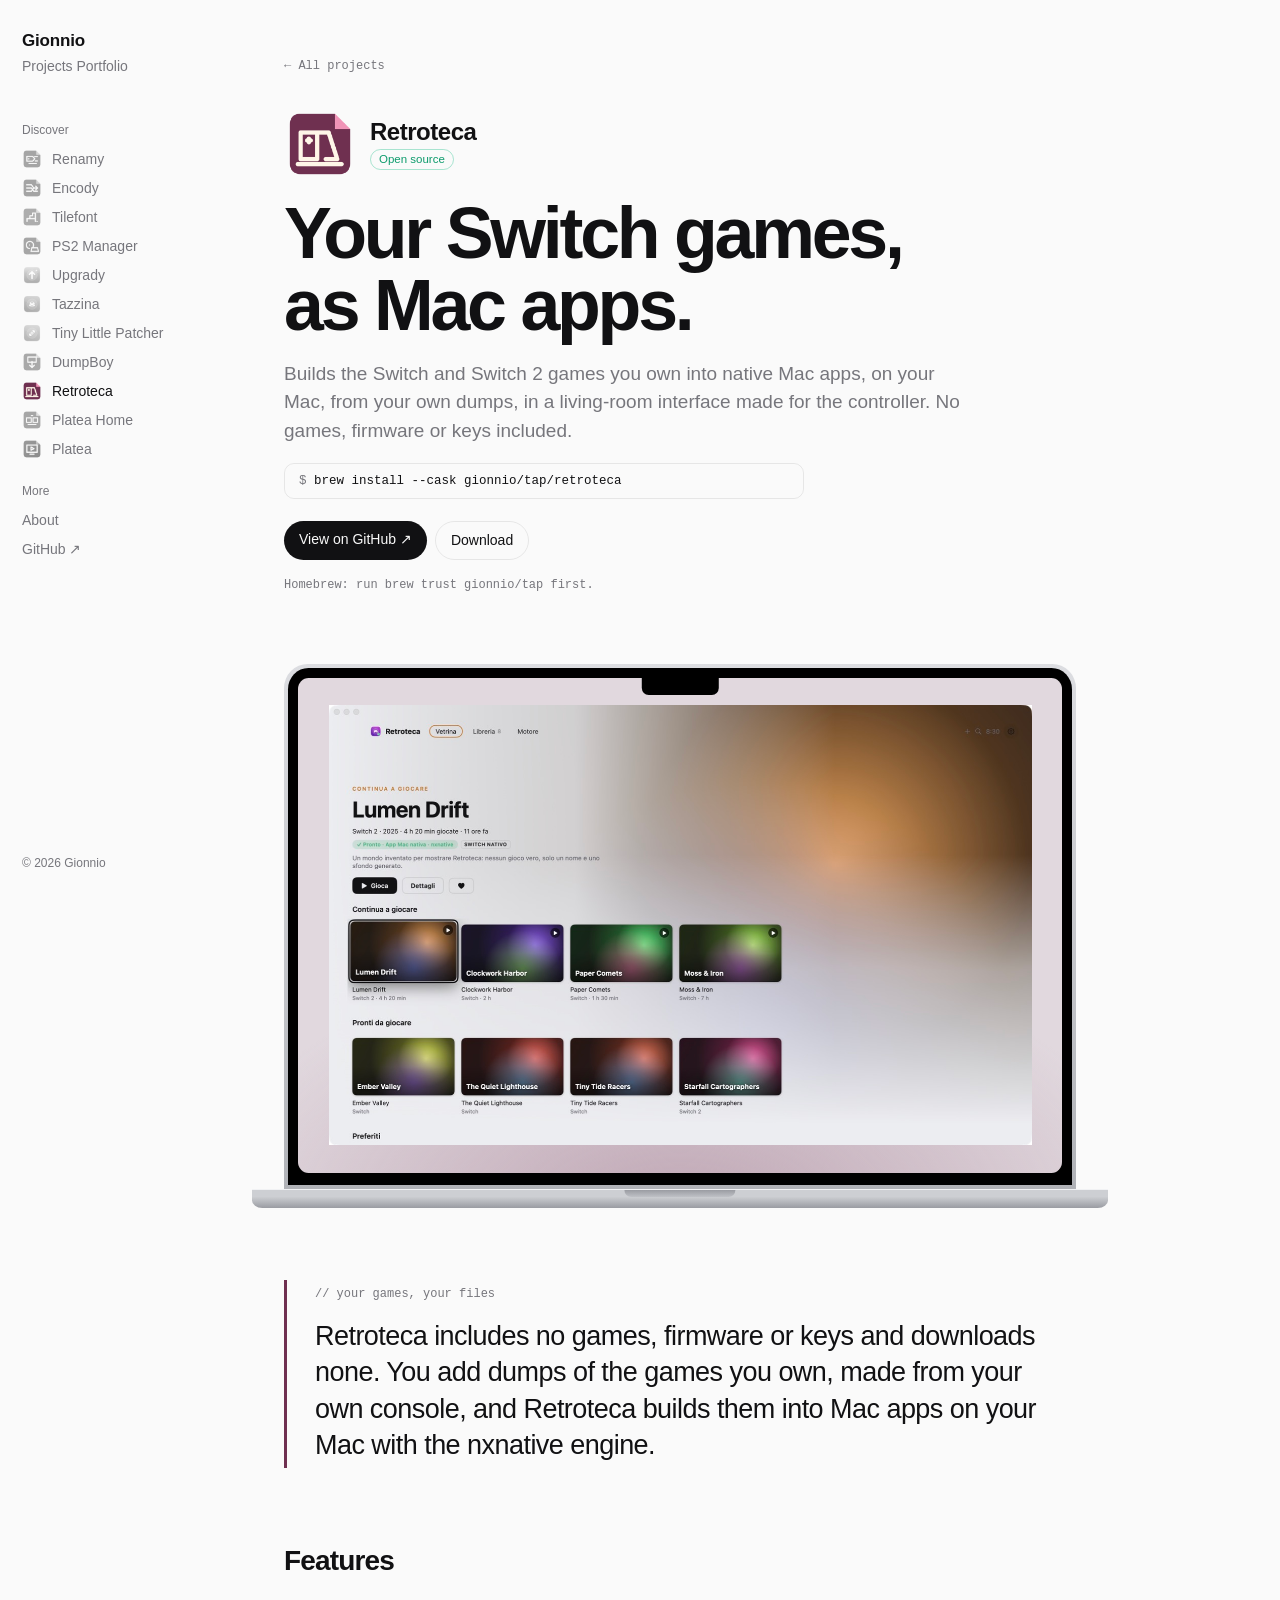
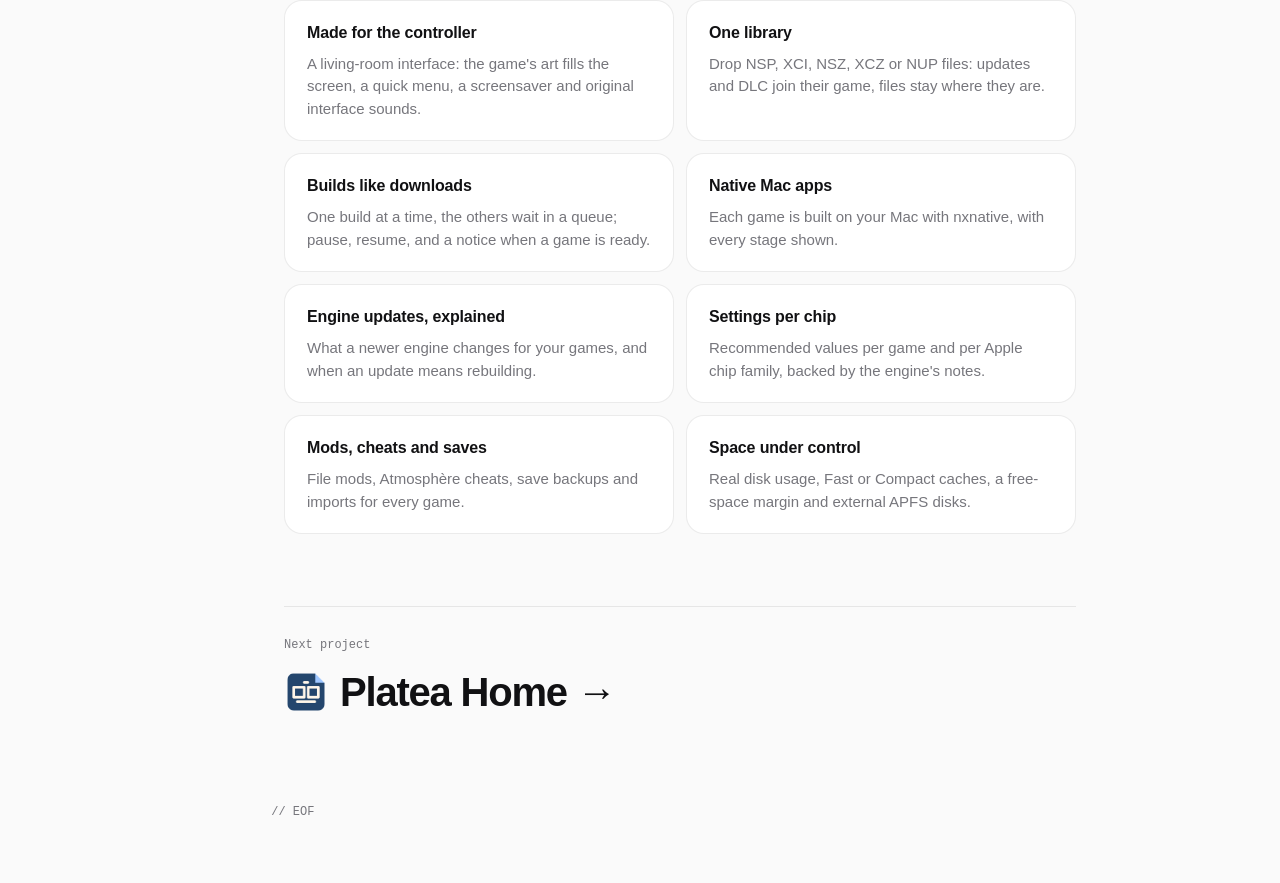
<file: retroteca/index.html>
<!doctype html>
<!-- generated by tools/editor.py: project page -->
<html lang="en">
<head>
  <meta charset="utf-8">
  <meta name="viewport" content="width=device-width, initial-scale=1">
  <base href="../">
  <title>Retroteca — Gionnio</title>
  <meta name="description" content="Your Switch games, as Mac apps.">
  <meta property="og:title" content="Retroteca — Gionnio">
  <meta property="og:description" content="Your Switch games, as Mac apps.">
  <link rel="stylesheet" href="style.css">
</head>
<body data-project="retroteca">
  <aside class="sidebar" id="sidebar"></aside>
  <main id="top"></main>
  <script src="sketch.js"></script>
  <script src="main.js"></script>
</body>
</html>
</file>
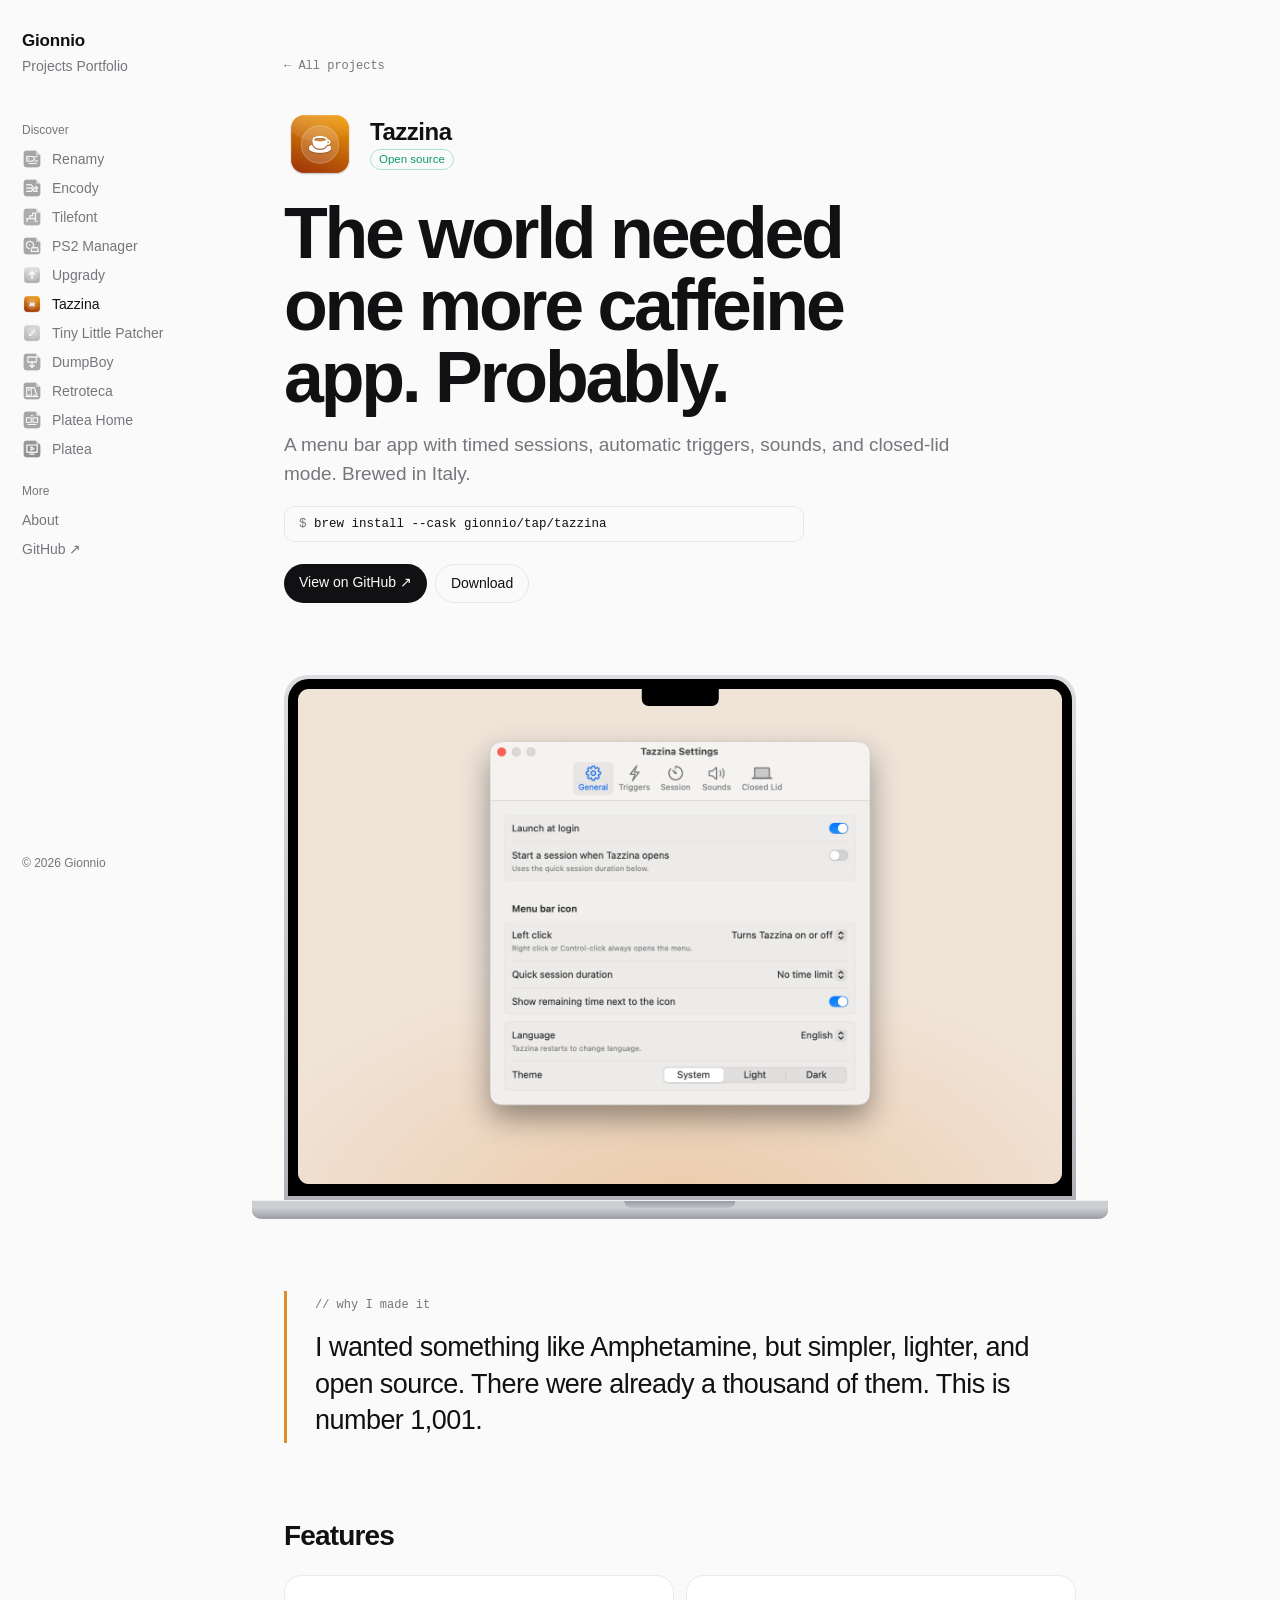
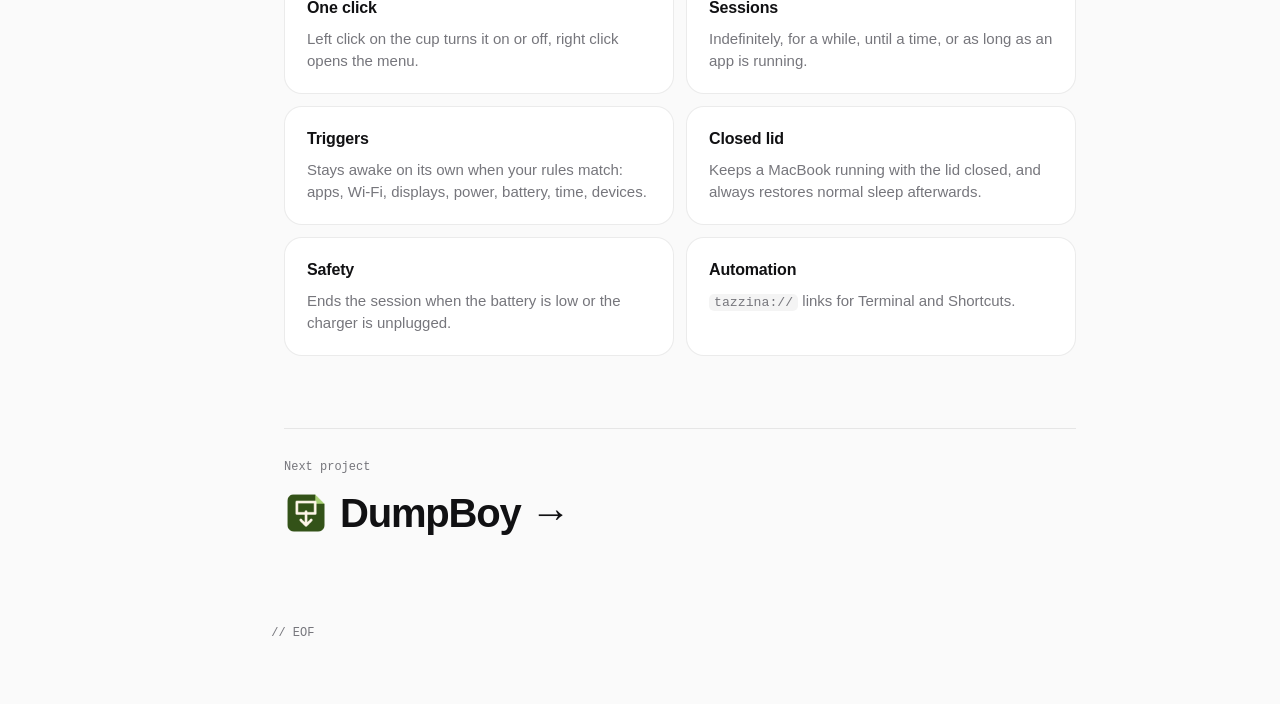
<file: tazzina/index.html>
<!doctype html>
<!-- generated by tools/editor.py: project page -->
<html lang="en">
<head>
  <meta charset="utf-8">
  <meta name="viewport" content="width=device-width, initial-scale=1">
  <base href="../">
  <title>Tazzina — Gionnio</title>
  <meta name="description" content="The world needed one more caffeine app. Probably.">
  <meta property="og:title" content="Tazzina — Gionnio">
  <meta property="og:description" content="The world needed one more caffeine app. Probably.">
  <link rel="stylesheet" href="style.css">
</head>
<body data-project="tazzina">
  <aside class="sidebar" id="sidebar"></aside>
  <main id="top"></main>
  <script src="sketch.js"></script>
  <script src="main.js"></script>
</body>
</html>
</file>
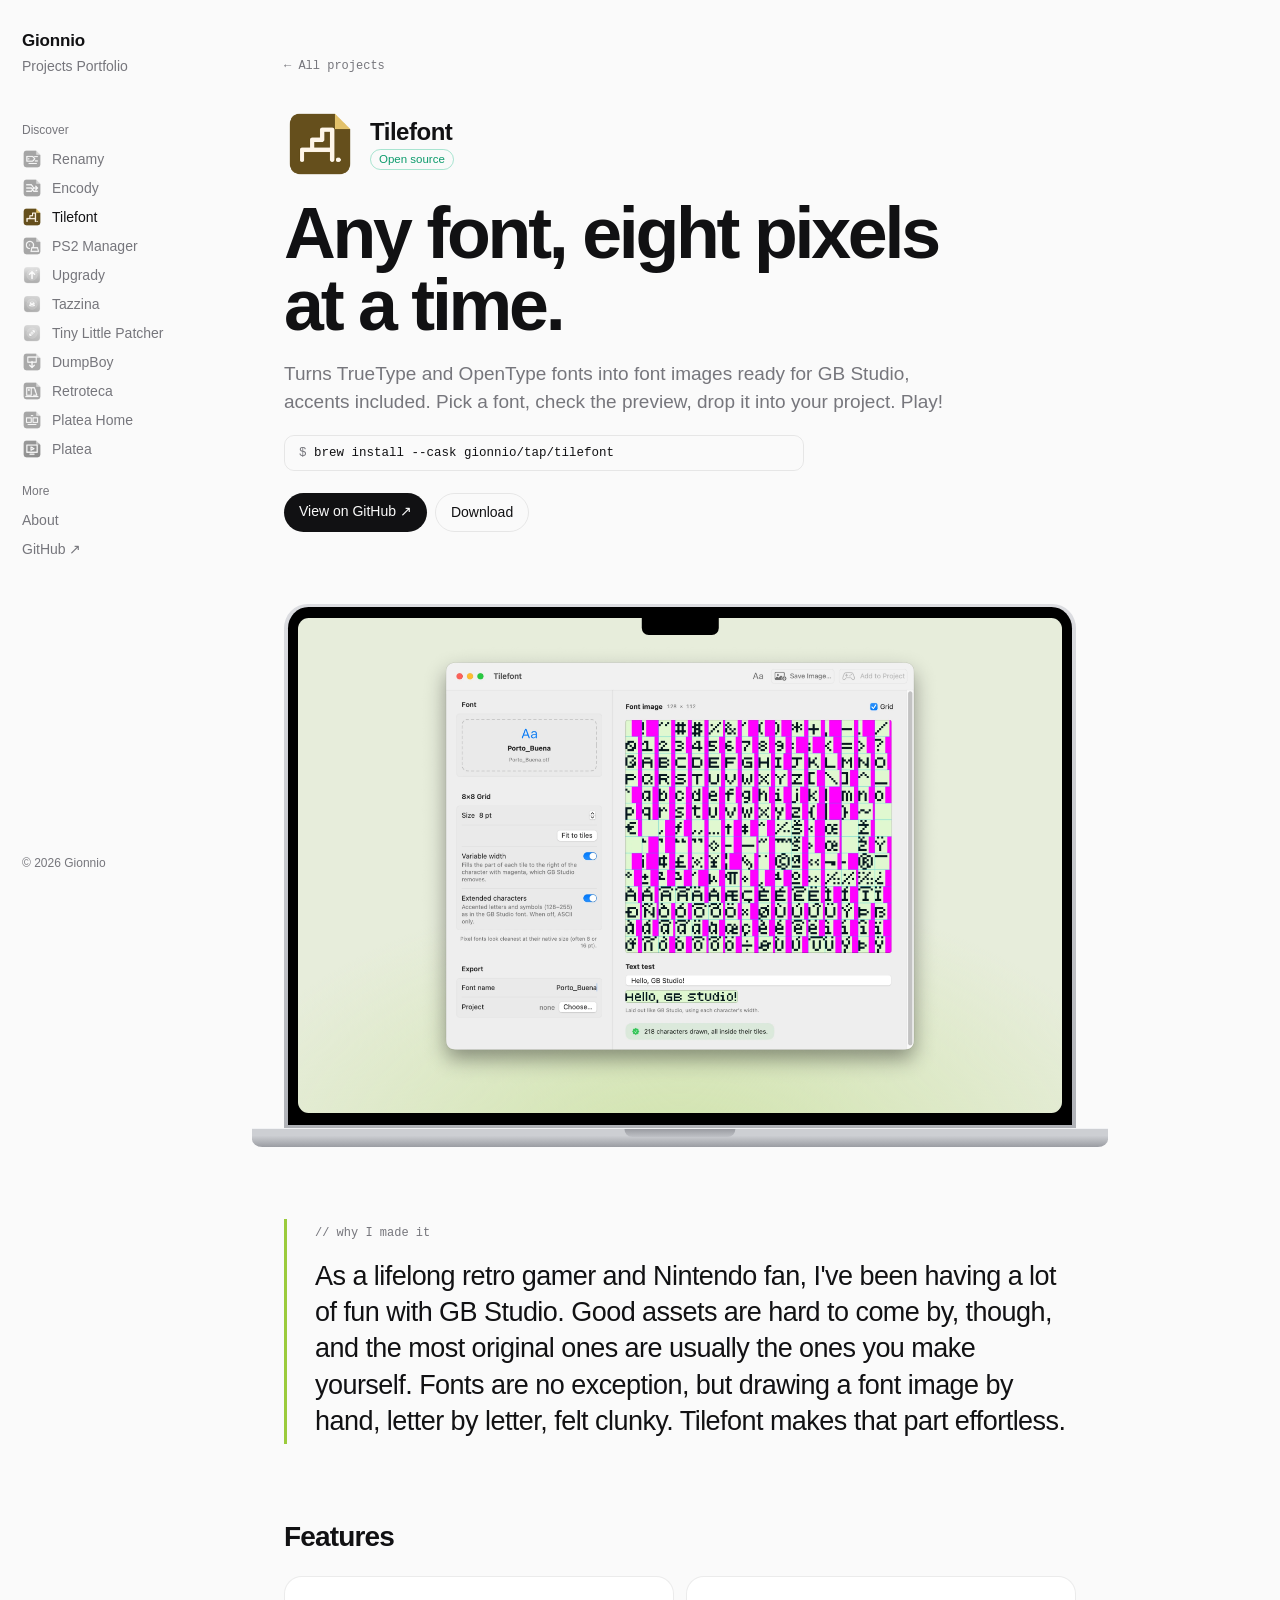
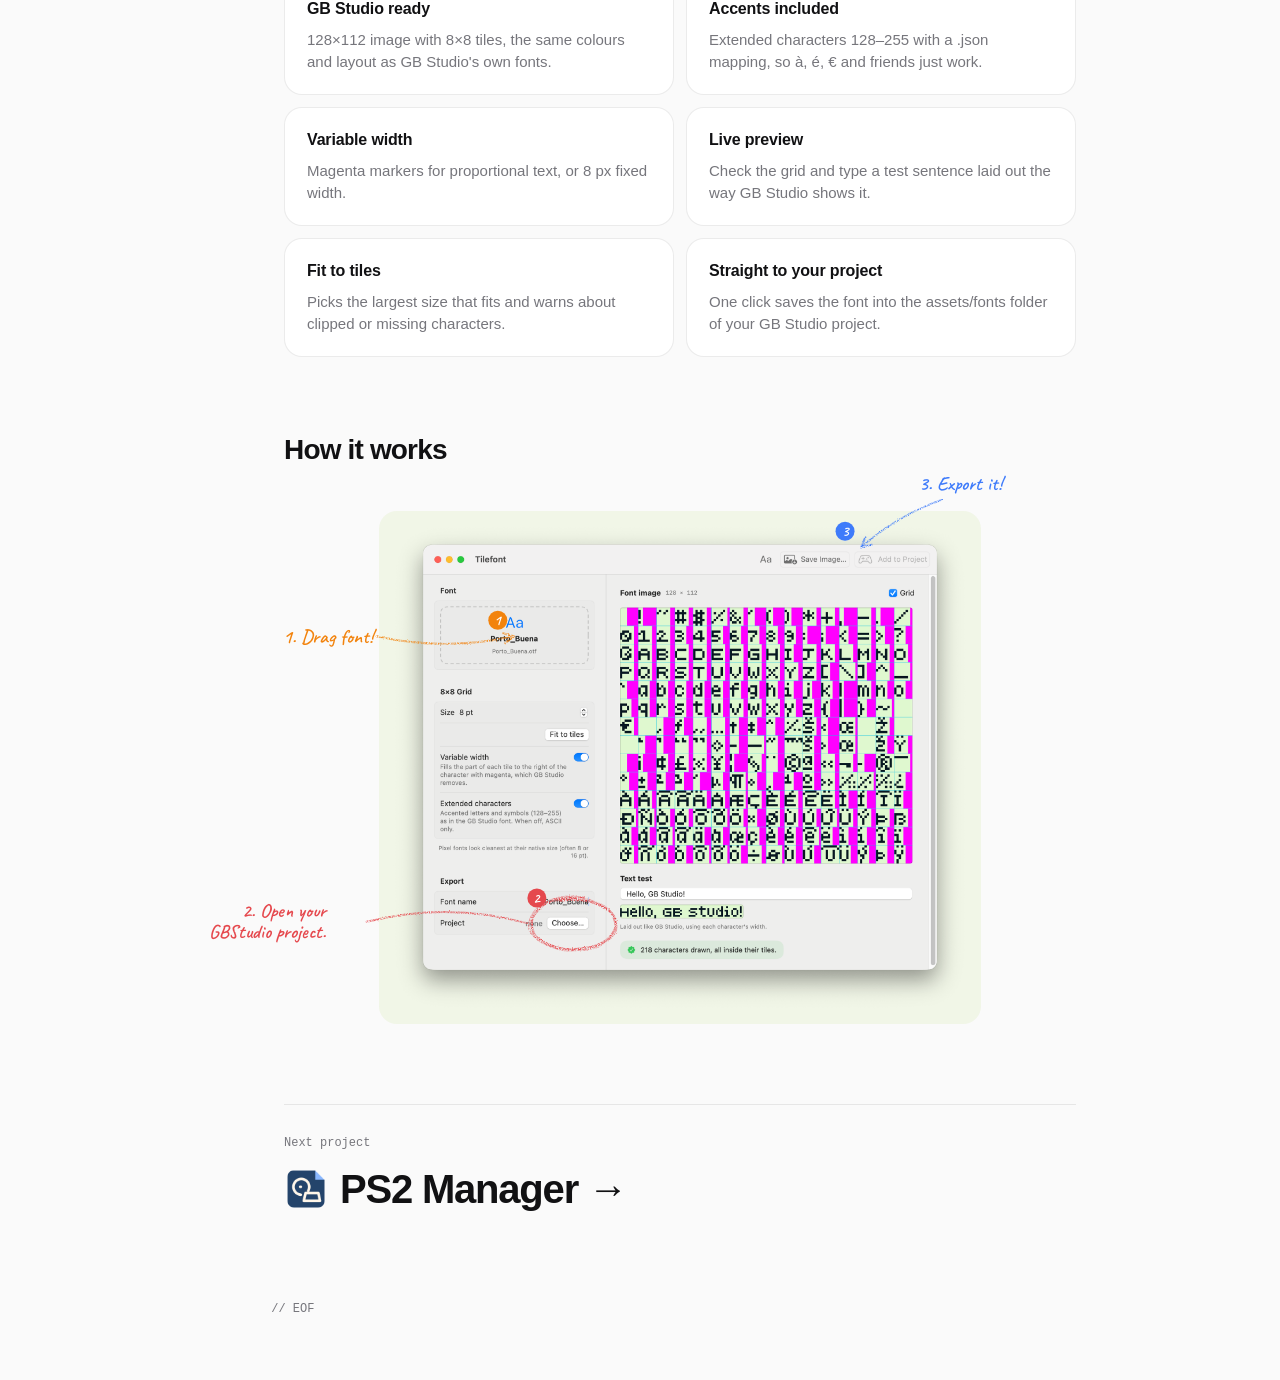
<file: tilefont/index.html>
<!doctype html>
<!-- generated by tools/editor.py: project page -->
<html lang="en">
<head>
  <meta charset="utf-8">
  <meta name="viewport" content="width=device-width, initial-scale=1">
  <base href="../">
  <title>Tilefont — Gionnio</title>
  <meta name="description" content="Any font, eight pixels at a time.">
  <meta property="og:title" content="Tilefont — Gionnio">
  <meta property="og:description" content="Any font, eight pixels at a time.">
  <link rel="stylesheet" href="style.css">
</head>
<body data-project="tilefont">
  <aside class="sidebar" id="sidebar"></aside>
  <main id="top"></main>
  <script src="sketch.js"></script>
  <script src="main.js"></script>
</body>
</html>
</file>
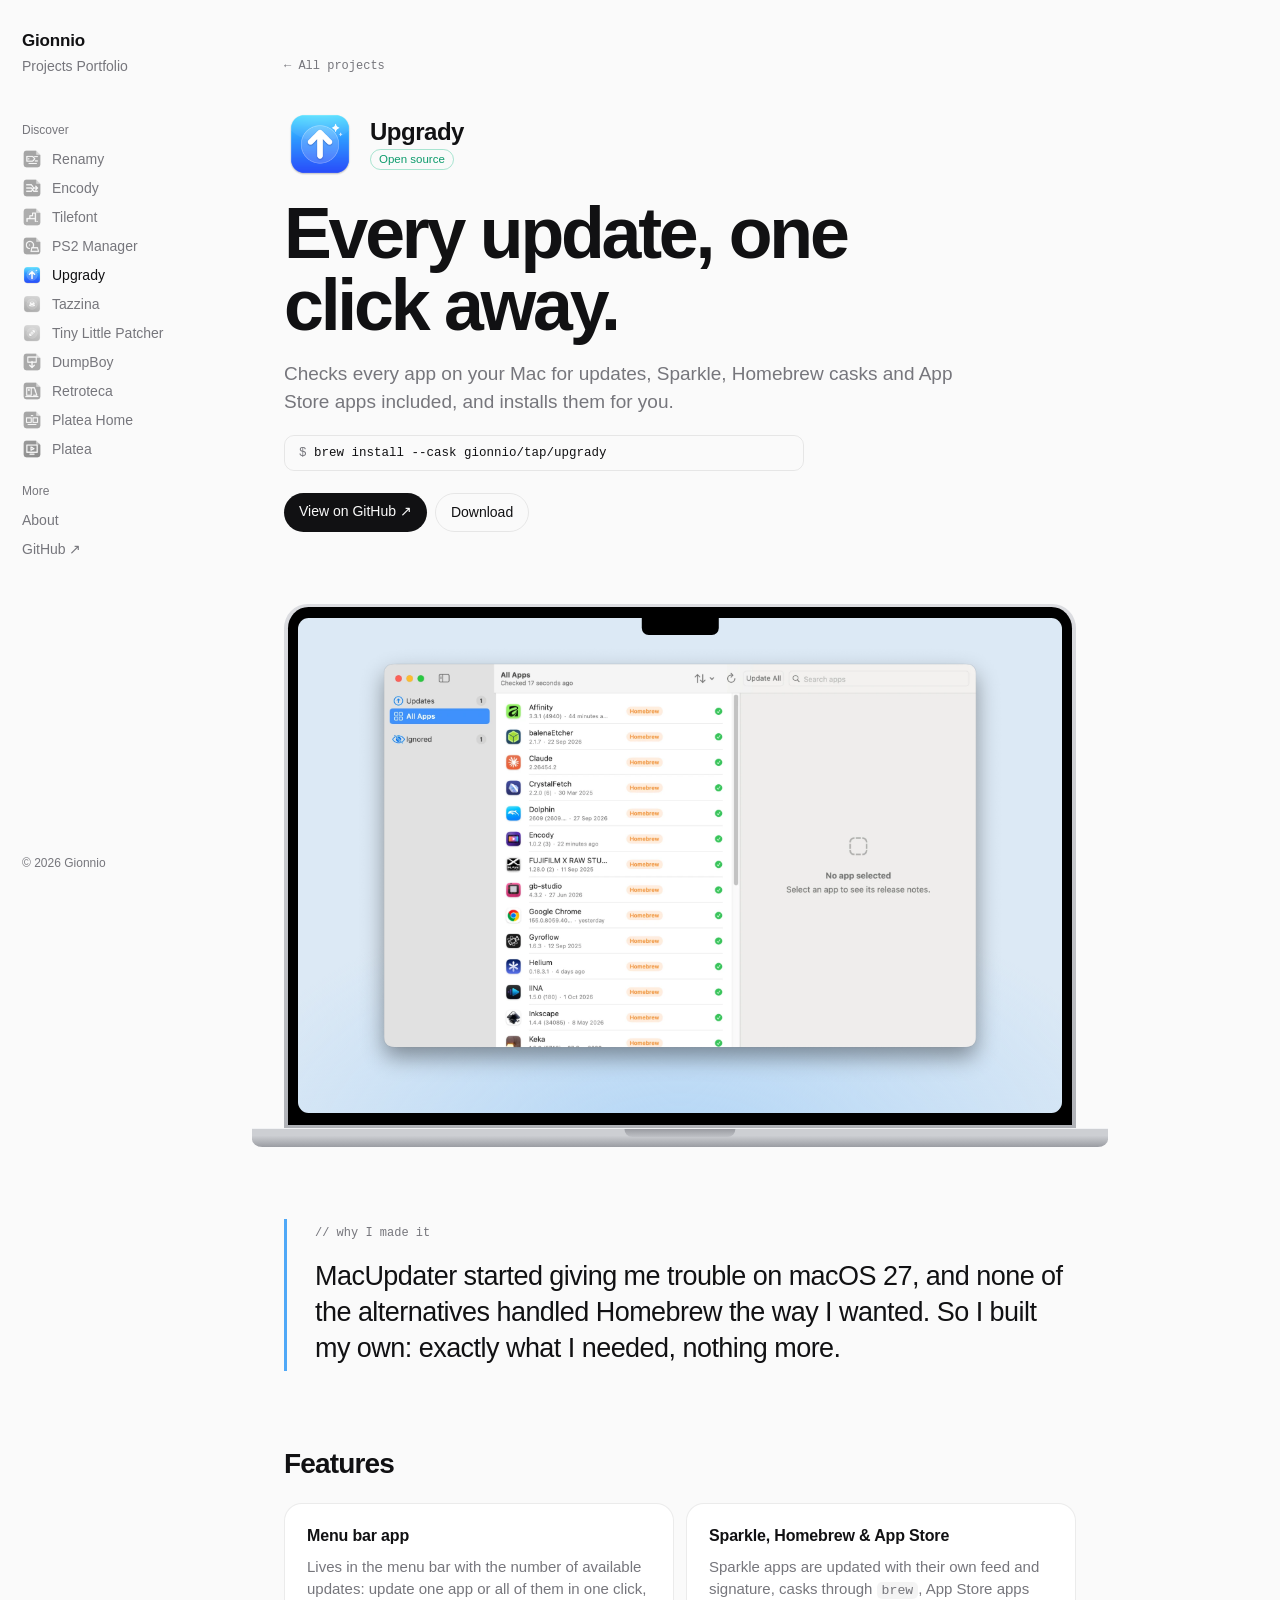
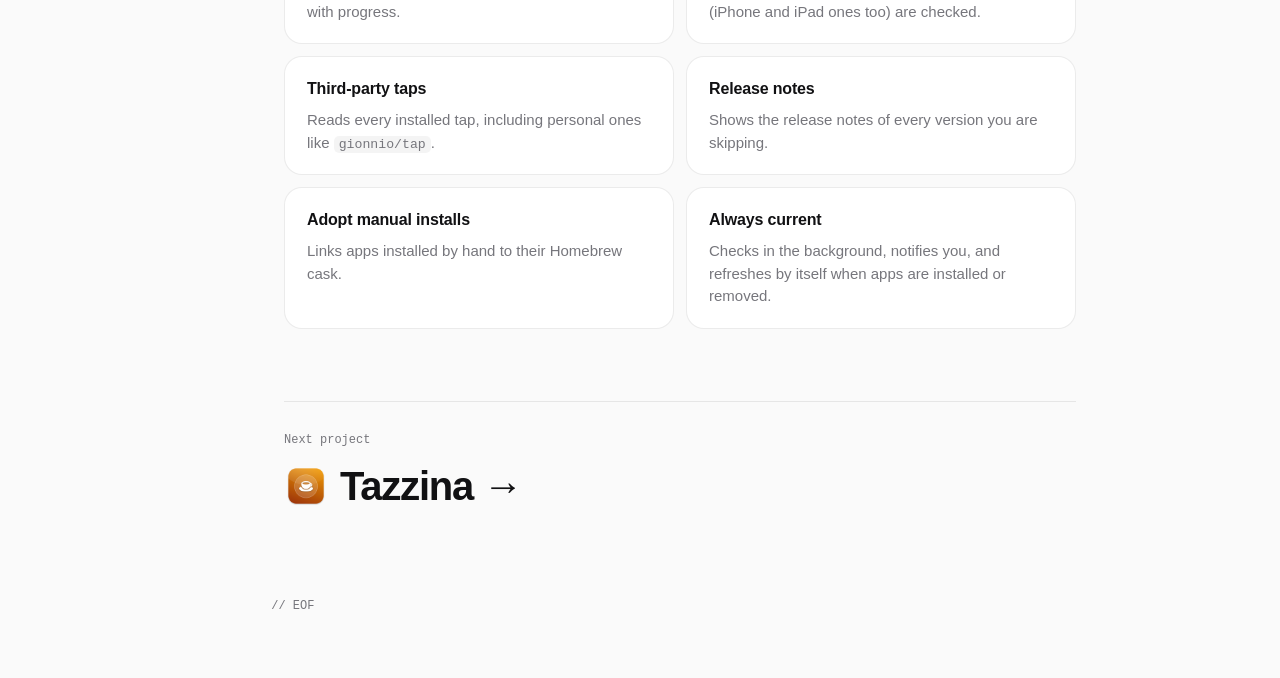
<file: upgrady/index.html>
<!doctype html>
<!-- generated by tools/editor.py: project page -->
<html lang="en">
<head>
  <meta charset="utf-8">
  <meta name="viewport" content="width=device-width, initial-scale=1">
  <base href="../">
  <title>Upgrady — Gionnio</title>
  <meta name="description" content="Every update, one click away.">
  <meta property="og:title" content="Upgrady — Gionnio">
  <meta property="og:description" content="Every update, one click away.">
  <link rel="stylesheet" href="style.css">
</head>
<body data-project="upgrady">
  <aside class="sidebar" id="sidebar"></aside>
  <main id="top"></main>
  <script src="sketch.js"></script>
  <script src="main.js"></script>
</body>
</html>
</file>
<file: style.css>
:root {
  --bg: #fafafa;
  --fg: #111113;
  --muted: #76767c;
  --line: rgba(0, 0, 0, 0.08);
  --card: #ffffff;
  --chip: rgba(0, 0, 0, 0.045);
  --accent: #E2457A;
  --sidebar: 220px;
  --sans: -apple-system, BlinkMacSystemFont, "SF Pro Text", "Inter", "Helvetica Neue", sans-serif;
  --mono: ui-monospace, "SF Mono", "JetBrains Mono", Menlo, monospace;
  color-scheme: light dark;
}

@media (prefers-color-scheme: dark) {
  :root {
    --bg: #0b0b0c;
    --fg: #f2f2f4;
    --muted: #8b8b92;
    --line: rgba(255, 255, 255, 0.08);
    --card: #141416;
    --chip: rgba(255, 255, 255, 0.06);
  }
}

* { box-sizing: border-box; margin: 0; padding: 0; }
html { scroll-behavior: smooth; }
body {
  background: var(--bg);
  color: var(--fg);
  font: 16px/1.5 var(--sans);
  -webkit-font-smoothing: antialiased;
}
a { color: inherit; text-decoration: none; }
ul { list-style: none; }
img { display: block; }
.mono { font: 12px/1.7 var(--mono); color: var(--muted); }
.muted { color: var(--muted); font-size: 14px; }

/* Sidebar */
.sidebar {
  position: fixed; inset: 0 auto 0 0; width: var(--sidebar);
  padding: 28px 22px; display: flex; flex-direction: column; gap: 2px; z-index: 10;
}
.brand { font-weight: 600; font-size: 17px; letter-spacing: -0.01em; }
.brand-sub { color: var(--muted); font-size: 14px; margin-bottom: 24px; }
.nav-label { font-size: 12px; color: var(--muted); margin: 18px 0 6px; }
.sidebar nav a {
  display: flex; align-items: center; gap: 10px; padding: 4px 0;
  font-size: 14px; color: var(--muted); transition: color 0.2s;
}
.sidebar nav a img { width: 20px; height: 20px; filter: grayscale(1); opacity: 0.45; transition: filter 0.3s, opacity 0.3s; }
.sidebar nav a:hover, .sidebar nav a.on { color: var(--fg); }
.sidebar nav a:hover img, .sidebar nav a.on img { filter: none; opacity: 1; }
.sidebar-foot { margin-top: auto; font-size: 12px; color: var(--muted); }

main { margin-left: var(--sidebar); }

/* Hero */
.hero {
  min-height: 88vh; display: flex; flex-direction: column; justify-content: center;
  padding: 80px clamp(24px, 6vw, 96px); gap: 24px;
}
.hero h1 {
  font-size: clamp(48px, 7.5vw, 112px); line-height: 0.95; letter-spacing: -0.045em; font-weight: 600;
}
.lede { max-width: 480px; font-size: 18px; color: var(--muted); }
.scroll-hint { font: 12px var(--mono); color: var(--muted); }
.scroll-hint:hover { color: var(--fg); }

/* Showcase: sticky stage, the screen strip moves with the scroll */
.showcase { height: calc(var(--n, 6) * 100vh); position: relative; }
.stage {
  position: sticky; top: 0; height: 100vh;
  display: grid; grid-template-columns: minmax(0, 1.7fr) minmax(260px, 1fr); align-items: center;
  gap: clamp(32px, 4vw, 72px); padding: 0 clamp(24px, 4vw, 72px);
}
.dots {
  position: absolute; left: 0; right: 0; bottom: 28px;
  display: flex; justify-content: center; gap: 6px;
}
.dots button {
  width: 6px; height: 6px; border-radius: 3px; border: 0; background: var(--fg); opacity: 0.18;
  cursor: pointer; transition: width 0.3s, opacity 0.3s;
}
.dots button.on { width: 18px; opacity: 0.8; }

/* MacBook Pro (silver) drawn in CSS */
.macbook { width: min(100%, calc((100vh - 120px) * 1.48)); justify-self: center; }
.lid {
  padding: 0.45%; background: linear-gradient(#dcdde1, #b0b2b7);
  border-radius: 3% 3% 0 0 / 4.6% 4.6% 0 0;
}
.bezel {
  padding: 1.3% 1.3% 1.6%; background: #000;
  border-radius: 2.6% 2.6% 0 0 / 4.1% 4.1% 0 0;
}
.screen {
  position: relative; aspect-ratio: 16 / 10.35; overflow: hidden; border-radius: 1.4% / 2.2%;
  background: #000; container-type: inline-size;
}
.notch {
  position: absolute; z-index: 3; top: 0; left: 50%; translate: -50% 0;
  width: 10%; height: 3.4%; background: #000; border-radius: 0 0 0.9cqw 0.9cqw;
}
.strip { height: calc(var(--n, 6) * 100%); will-change: transform; }
.slide { height: calc(100% / var(--n, 6)); }
.base {
  position: relative; height: 0; padding-bottom: 2.4%; width: 108%; margin-left: -4%;
  background: linear-gradient(#f1f2f4 0 6%, #cdcfd3 6% 40%, #9a9ca2);
  border-radius: 0 0 1.2% 1.2% / 0 0 40% 40%;
  box-shadow: 0 30px 50px -28px rgba(0, 0, 0, 0.4);
}
.base span {
  position: absolute; left: 50%; top: 6%; translate: -50% 0; width: 13%; height: 38%;
  background: linear-gradient(#9a9ca2, #bfc1c6); border-radius: 0 0 8px 8px;
}

/* Flat TV for the apps that run on a television: CSS bezel, SVG stand */
.tv { width: 100%; }
.tv-panel {
  padding: 0.8%; background: linear-gradient(#2c2d31, #0c0c0e);
  border-radius: 1% / 1.8%;
  box-shadow: inset 0 1px 0 rgba(255, 255, 255, 0.1), 0 34px 50px -30px rgba(0, 0, 0, 0.45);
}
.tv-screen {
  aspect-ratio: 16 / 9; overflow: hidden; border-radius: 0.3% / 0.55%;
  background: #000; container-type: inline-size;
}
.tvshot { display: block; width: 100%; height: 100%; object-fit: cover; }
.tv-stand { display: block; width: 100%; height: auto; margin-top: -1px; }

/* TV apps on the home page: their own section after the MacBook showcase */
.tvs { display: flex; flex-direction: column; gap: 14vh; padding: 14vh clamp(24px, 4vw, 72px) 6vh; }
.tvs > .mono { margin-bottom: -8vh; }
.tv-row {
  display: grid; grid-template-columns: minmax(0, 1.7fr) minmax(260px, 1fr); align-items: center;
  gap: clamp(32px, 4vw, 72px); scroll-margin-top: 10vh;
}
.tv-row .tv { width: min(100%, calc((100vh - 160px) * 1.7)); justify-self: center; }
.tv-detail { display: flex; flex-direction: column; gap: 14px; }

/* Desktop inside the screen: soft tint of the project color */
.wall {
  width: 100%; height: 100%; overflow: hidden;
  display: flex; align-items: center; justify-content: center;
  background:
    radial-gradient(90% 80% at 50% 110%, color-mix(in srgb, var(--c1) 40%, #f3f3f5), transparent 70%),
    color-mix(in srgb, var(--c1) 14%, #f3f3f5);
}
/* Screenshots already include the macOS window shadow */
/* Fit inside the screen whatever the window's proportions: never taller than the screen */
.window { max-width: 92%; max-height: 90%; min-width: 0; min-height: 0; object-fit: contain; }
.placeholder { display: grid; justify-items: center; gap: 1.2em; color: var(--c2); font-size: 1.6cqw; }
.placeholder img { width: 14cqw; height: 14cqw; }

/* Project details next to the MacBook */
.details { position: relative; height: 420px; }
.detail {
  position: absolute; inset: 0; display: flex; flex-direction: column; justify-content: center; gap: 14px;
  opacity: 0; translate: 0 16px; pointer-events: none; transition: opacity 0.4s, translate 0.4s;
}
.detail.on { opacity: 1; translate: 0 0; pointer-events: auto; }
.app-head { display: flex; align-items: center; gap: 14px; }
.app-icon { width: 56px; height: 56px; }
.app-head h2 { font-size: 24px; font-weight: 600; letter-spacing: -0.02em; line-height: 1.15; }
.badge {
  display: inline-block; margin-top: 3px; padding: 1px 8px; border-radius: 99px;
  font-size: 11.5px; font-weight: 500; border: 1px solid var(--line); color: var(--muted);
}
.badge.open { color: #0d9b6c; border-color: color-mix(in srgb, #10B981 35%, transparent); }
.badge.soon { color: #c27410; border-color: color-mix(in srgb, #E08A2E 35%, transparent); }
.tagline { font-size: clamp(24px, 2.3vw, 32px); line-height: 1.12; letter-spacing: -0.03em; font-weight: 600; }
.desc { color: var(--muted); font-size: 15px; }
.note { font: 12px var(--mono); color: var(--muted); }
.chips { display: flex; flex-wrap: wrap; gap: 6px 14px; }
.chips li { font-size: 13px; color: var(--muted); }
.chips li::before { content: "#"; opacity: 0.5; margin-right: 1px; }
.cmd {
  display: block; padding: 10px 14px; border-radius: 10px; border: 1px solid var(--line);
  font: 12.5px var(--mono); overflow-x: auto; white-space: nowrap;
}
.cmd span { color: var(--muted); user-select: none; }
.actions { display: flex; gap: 8px; margin-top: 4px; }
.btn {
  padding: 8px 15px; border-radius: 99px; font-size: 14px; font-weight: 500;
  background: var(--fg); color: var(--bg); transition: opacity 0.2s;
}
.btn:hover { opacity: 0.8; }
.btn.ghost { background: transparent; color: var(--fg); border: 1px solid var(--line); }

.more { font-size: 14px; font-weight: 500; color: var(--muted); align-self: flex-start; transition: color 0.2s; }
.more:hover { color: var(--fg); }

.mobile-list { display: none; }

/* Project pages */
.project-page {
  max-width: 920px; padding: 56px clamp(24px, 5vw, 80px) 40px;
  display: flex; flex-direction: column; gap: 72px;
}
.back { align-self: flex-start; margin-bottom: -40px; }
.back:hover { color: var(--fg); }
.project-head { display: flex; flex-direction: column; gap: 18px; max-width: 680px; }
.project-head h1 { font-size: clamp(40px, 5.6vw, 72px); line-height: 1; letter-spacing: -0.045em; font-weight: 600; }
.project-head .app-icon { width: 72px; height: 72px; }
.intro { font-size: 19px; color: var(--muted); display: flex; flex-direction: column; gap: 12px; }
.project-head .cmd { max-width: 520px; }
.project-hero .macbook { width: 100%; }
.shot.framed .tv { width: 100%; }
.block h2 { font-size: 28px; font-weight: 600; letter-spacing: -0.03em; margin-bottom: 18px; }
.prose, .feature, .quote-body { display: flex; flex-direction: column; gap: 12px; }
.prose { font-size: 17px; max-width: 680px; }
.prose ul, .feature ul { padding-left: 20px; list-style: disc; display: flex; flex-direction: column; gap: 6px; }
.block code, .intro code { font: 0.88em var(--mono); padding: 1px 5px; border-radius: 5px; background: var(--chip); }
.block a, .intro a { text-decoration: underline; text-decoration-color: color-mix(in srgb, var(--accent) 50%, transparent); text-underline-offset: 3px; }
.quote { border-left: 3px solid var(--accent); padding: 4px 0 4px 28px; display: flex; flex-direction: column; gap: 14px; }
.quote-body { font-size: clamp(21px, 2.2vw, 27px); line-height: 1.35; letter-spacing: -0.02em; font-weight: 500; }
.features { display: grid; grid-template-columns: repeat(2, minmax(0, 1fr)); gap: 12px; }
.feature {
  background: var(--card); border: 1px solid var(--line); border-radius: 18px; padding: 20px 22px;
  color: var(--muted); font-size: 15px; gap: 8px;
}
.feature h3 { color: var(--fg); font-size: 16px; font-weight: 600; letter-spacing: -0.01em; }
.shot { display: flex; flex-direction: column; gap: 12px; }
.shot .wall.plain { border-radius: 20px; aspect-ratio: 16 / 10; padding: 4%; }
.shot figcaption { font-size: 13px; color: var(--muted); text-align: center; }
/* Annotated screenshots: crayon marks with handwritten notes in the side gutters */
@font-face { font-family: "Caveat"; src: url("assets/fonts/caveat-600.woff2") format("woff2"); font-weight: 600; font-display: swap; }
.annotated { display: flex; flex-direction: column; gap: 14px; margin-inline: calc(-1 * min(120px, 7vw)); }
.annotated > h2 { margin-inline: min(120px, 7vw); }
.ann-stage { position: relative; padding: 8px 19%; }
.ann-img { border-radius: 18px; background: color-mix(in srgb, var(--c1) 10%, transparent); padding: 2%; }
.ann-img img { width: 100%; height: auto; }
.ann-svg { position: absolute; inset: 0; pointer-events: none; overflow: visible; }
.sketch-num { font: 600 15px "Caveat", cursive; fill: #fff; }
.ann-label { position: absolute; font: 600 20px/1.08 "Caveat", "Bradley Hand", cursive; }
.ann-label.left { text-align: right; }
.ann-label.free { width: max-content; }
.ann-label b { font-weight: 600; }
.ann-list { display: none; }
.annotated figcaption { font-size: 13px; color: var(--muted); text-align: center; }

.next {
  display: flex; flex-direction: column; gap: 6px; padding: 28px 0 0; border-top: 1px solid var(--line);
}
.next-name { display: flex; align-items: center; gap: 12px; font-size: clamp(28px, 3.5vw, 40px); font-weight: 600; letter-spacing: -0.03em; transition: gap 0.25s; }
.next-name img { width: 44px; height: 44px; }
.next:hover .next-name { gap: 18px; }

/* Bento */
.bento {
  display: grid; grid-template-columns: repeat(4, 1fr); grid-auto-rows: minmax(140px, auto); gap: 12px;
  padding: 120px clamp(24px, 4vw, 72px) 40px;
}
.card {
  background: var(--card); border: 1px solid var(--line); border-radius: 20px; padding: 24px;
  display: flex; flex-direction: column; gap: 10px;
}
.card { grid-column: span var(--cols, 2); grid-row: span var(--rows, 1); }
.card h2 { font-size: 28px; font-weight: 600; letter-spacing: -0.03em; }
.card-title { font-weight: 600; font-size: 17px; }
.card.big { justify-content: flex-end; }
.card .body { color: var(--muted); max-width: 440px; }
.link { flex-direction: row; align-items: center; gap: 16px; transition: border-color 0.2s; }
.link:hover { border-color: var(--muted); }
.link svg { width: 36px; height: 36px; flex: none; }
.link .arrow { margin-left: auto; font-size: 20px; color: var(--muted); }
.command .cmd { margin-top: auto; }
.icons { justify-content: center; }
.icon-grid { display: grid; grid-template-columns: repeat(6, 1fr); gap: 12px; }
.icon-grid img { width: 100%; transition: transform 0.25s; }
.icon-grid a:hover img { transform: translateY(-3px); }

footer { padding: 40px clamp(24px, 4vw, 72px) 60px; }

/* Phone & small tablets */
@media (max-width: 900px) {
  .sidebar {
    position: sticky; top: 0; width: auto; inset: auto; flex-direction: row; align-items: center;
    padding: 12px 16px; border-bottom: 1px solid var(--line);
    background: color-mix(in srgb, var(--bg) 85%, transparent); backdrop-filter: blur(16px);
  }
  .brand-sub, .nav-label, .sidebar-foot, .sidebar .nav-more { display: none; }
  .sidebar nav { overflow-x: auto; scrollbar-width: none; margin-left: 16px; }
  .sidebar nav ul { display: flex; gap: 14px; }
  .sidebar nav a { white-space: nowrap; }
  main { margin-left: 0; }
  .hero { min-height: 70vh; padding: 56px 16px; }
  .lede { font-size: 17px; }
  .showcase, .tvs { display: none; }
  .mtv { padding: 10px 6px 0; }
  .mobile-list { display: grid; grid-template-columns: minmax(0, 1fr); gap: 16px; padding: 0 16px; }
  .mcard {
    display: flex; flex-direction: column; gap: 14px; padding: 12px 12px 22px;
    background: var(--card); border: 1px solid var(--line); border-radius: 22px; scroll-margin-top: 80px;
  }
  .mcard > :not(.mscreen) { margin: 0 6px; }
  .mscreen { aspect-ratio: 16 / 10.35; border-radius: 12px; overflow: hidden; container-type: inline-size; }
  .mcard .tagline { font-size: 24px; }
  .bento { grid-template-columns: minmax(0, 1fr); padding: 72px 16px 24px; }
  .project-page { padding: 32px 16px 24px; gap: 48px; }
  .back { margin-bottom: -24px; }
  .features { grid-template-columns: minmax(0, 1fr); }
  .quote { padding-left: 18px; }
  .ann-stage { padding: 0; }
  .annotated { margin-inline: 0; }
  .annotated > h2 { margin-inline: 0; }
  .ann-list { display: flex; flex-direction: column; gap: 8px; padding-left: 0; counter-reset: note; font: 600 20px/1.15 "Caveat", "Bradley Hand", cursive; }
  .ann-list li { counter-increment: note; display: flex; gap: 10px; align-items: baseline; }
  .ann-list li::before {
    content: counter(note); flex: none; width: 22px; height: 22px; border-radius: 50%; background: var(--dot);
    color: #fff; display: grid; place-items: center; font-size: 15px; translate: 0 3px;
  }
  .bento .card { grid-column: auto; grid-row: auto; }
  .card.big { min-height: 240px; }
  .icon-grid { grid-template-columns: repeat(3, 1fr); }
  footer { padding: 24px 16px 48px; }
}

@media (prefers-reduced-motion: reduce) {
  html { scroll-behavior: auto; }
  .detail { transition: none; }
}
</file>
<file: patcher/app-b5bbef704aca1f46.css>
:root {
  --bg: #f5f5f7;
  --card: #ffffff;
  --text: #1d1d1f;
  --muted: #6e6e73;
  --line: rgba(0, 0, 0, 0.1);
  --field: #f2f2f4;
  --accent: #0e8f99;
  --accent-text: #ffffff;
  --ok: #15803d;
  --info: #1d63c9;
  --warn: #b45309;
  --err: #c62828;
  --shadow: 0 1px 2px rgba(0, 0, 0, 0.05), 0 8px 24px rgba(0, 0, 0, 0.05);
  color-scheme: light;
}

@media (prefers-color-scheme: dark) {
  :root:not([data-theme="light"]) {
    --bg: #161618;
    --card: #232326;
    --text: #f5f5f7;
    --muted: #a1a1a6;
    --line: rgba(255, 255, 255, 0.1);
    --field: #2c2c30;
    --accent: #2dc6c8;
    --accent-text: #062a2c;
    --ok: #4ade80;
    --info: #6aa8ff;
    --warn: #fbbf24;
    --err: #ff6b6b;
    --shadow: 0 1px 2px rgba(0, 0, 0, 0.3);
    color-scheme: dark;
  }
}

:root[data-theme="dark"] {
  --bg: #161618;
  --card: #232326;
  --text: #f5f5f7;
  --muted: #a1a1a6;
  --line: rgba(255, 255, 255, 0.1);
  --field: #2c2c30;
  --accent: #2dc6c8;
  --accent-text: #062a2c;
  --ok: #4ade80;
  --info: #6aa8ff;
  --warn: #fbbf24;
  --err: #ff6b6b;
  --shadow: 0 1px 2px rgba(0, 0, 0, 0.3);
  color-scheme: dark;
}

* { box-sizing: border-box; }

html { -webkit-text-size-adjust: 100%; }

body {
  margin: 0;
  background: var(--bg);
  color: var(--text);
  font: 15px/1.5 -apple-system, BlinkMacSystemFont, "SF Pro Text", "Segoe UI", system-ui, sans-serif;
  -webkit-font-smoothing: antialiased;
}

code, input[type="text"] { font-family: ui-monospace, "SF Mono", Menlo, Consolas, monospace; }

a { color: var(--accent); text-decoration: none; }
a:hover { text-decoration: underline; }

button { font: inherit; color: inherit; cursor: pointer; }

.noscript { text-align: center; padding: 40px 16px; }

.page {
  max-width: 880px;
  margin: 0 auto;
  padding: 40px 16px 32px;
  min-height: 100vh;
  outline: 3px dashed transparent;
  outline-offset: -10px;
  transition: outline-color 0.15s;
}

.page.dragging { outline-color: var(--accent); }

/* Header */

.top {
  display: flex;
  align-items: center;
  gap: 16px;
  margin-bottom: 28px;
}

.app-icon {
  width: 72px;
  height: 72px;
  flex: none;
  filter: drop-shadow(0 4px 8px rgba(0, 0, 0, 0.15));
}

h1 { font-size: 28px; line-height: 1.15; margin: 0 0 4px; letter-spacing: -0.01em; }

.muted { color: var(--muted); }
.small { font-size: 13px; }
.center { text-align: center; }

/* Cards */

.pair {
  display: grid;
  grid-template-columns: 1fr 1fr;
  gap: 16px;
}

.card {
  background: var(--card);
  border: 1px solid var(--line);
  border-radius: 16px;
  box-shadow: var(--shadow);
  padding: 20px;
  margin-bottom: 16px;
  min-width: 0;
}

h2 {
  font-size: 13px;
  font-weight: 600;
  text-transform: uppercase;
  letter-spacing: 0.06em;
  color: var(--muted);
  margin: 0 0 12px;
}

/* Drop zones */

.drop {
  display: flex;
  flex-direction: column;
  align-items: center;
  justify-content: center;
  gap: 4px;
  min-height: 140px;
  padding: 16px;
  text-align: center;
  border: 2px dashed var(--line);
  border-radius: 12px;
  cursor: pointer;
  transition: border-color 0.15s, background 0.15s;
}

.drop:hover, .drop:focus-within, .page.dragging .drop {
  border: 3px solid var(--accent);
  background: color-mix(in srgb, var(--accent) 8%, transparent);
  padding: 15px;
}

.drop.filled { min-height: 0; padding: 12px; }
.drop.filled:hover, .page.dragging .drop.filled { padding: 11px; }
.drop.filled .drop-icon, .drop.filled .small { display: none; }
.drop.filled .drop-title { font-size: 13px; color: var(--muted); }
.drop.busy { opacity: 0.6; }

.drop input {
  position: absolute;
  width: 1px;
  height: 1px;
  opacity: 0;
  pointer-events: none;
}

.drop-icon { font-size: 28px; color: var(--accent); line-height: 1; }
.drop-title { font-weight: 500; }

/* File details */

.details { margin-top: 14px; }

.file-row {
  display: flex;
  align-items: baseline;
  gap: 8px;
  margin-bottom: 10px;
}

.file-name {
  font-weight: 600;
  overflow: hidden;
  text-overflow: ellipsis;
  white-space: nowrap;
  min-width: 0;
}

.file-row .muted { flex: none; font-size: 13px; }

button.link {
  margin-left: auto;
  flex: none;
  border: 0;
  background: none;
  padding: 0;
  color: var(--accent);
  font-size: 13px;
}

.hash {
  display: grid;
  grid-template-columns: 52px 1fr auto;
  align-items: center;
  gap: 8px;
  padding: 6px 0;
  border-top: 1px solid var(--line);
}

.hash code { font-size: 12.5px; word-break: break-all; }

.hash-label {
  font-size: 11px;
  font-weight: 600;
  color: var(--muted);
  text-transform: uppercase;
  letter-spacing: 0.04em;
}

button.copy {
  border: 0;
  background: var(--field);
  border-radius: 999px;
  padding: 2px 10px;
  font-size: 12px;
  color: var(--muted);
}

button.copy:hover { color: var(--text); }

.facts { display: flex; flex-wrap: wrap; align-items: center; gap: 8px 16px; }
.fact { display: inline-flex; align-items: baseline; gap: 8px; }
.fact code { font-size: 13px; }

.badge {
  display: inline-block;
  padding: 2px 10px;
  border-radius: 999px;
  font-size: 12px;
  font-weight: 700;
  color: var(--accent);
  background: color-mix(in srgb, var(--accent) 18%, transparent);
}

/* States */

.state {
  margin: 0 0 12px;
  padding: 8px 12px;
  border-radius: 10px;
  font-size: 14px;
  overflow-wrap: anywhere;
}

.state.ok { color: var(--ok); background: color-mix(in srgb, var(--ok) 14%, transparent); }
.state.info { color: var(--info); background: color-mix(in srgb, var(--info) 14%, transparent); }
.state.warn { color: var(--warn); background: color-mix(in srgb, var(--warn) 14%, transparent); }
.state.err { color: var(--err); background: color-mix(in srgb, var(--err) 14%, transparent); }

.details .state { margin: 8px 0 0; }
.result { margin-top: 12px; }
.result .state { margin-bottom: 6px; }

/* Output */

.field { display: block; margin-bottom: 14px; }
.field span { display: block; font-size: 13px; color: var(--muted); margin-bottom: 6px; }

.field input {
  width: 100%;
  font-size: 14px;
  padding: 10px 12px;
  border-radius: 10px;
  border: 1px solid var(--line);
  background: var(--field);
  color: var(--text);
}

.field input:focus, button:focus-visible, summary:focus-visible {
  outline: 3px solid color-mix(in srgb, var(--accent) 45%, transparent);
  outline-offset: 1px;
}

button.primary {
  display: block;
  width: 100%;
  border: 0;
  border-radius: 12px;
  padding: 13px;
  font-size: 16px;
  font-weight: 600;
  background: var(--accent);
  color: var(--accent-text);
  transition: filter 0.15s, opacity 0.15s;
}

button.primary:hover:not(:disabled) { filter: brightness(1.08); }
button.primary:disabled { opacity: 0.35; cursor: not-allowed; }

.card > .small.center { margin: 12px 0 0; }

/* Options */

.options summary {
  cursor: pointer;
  font-weight: 600;
  list-style-position: inside;
}

.options[open] summary { margin-bottom: 12px; }

.toggle {
  display: flex;
  gap: 12px;
  align-items: flex-start;
  padding: 10px 0;
  border-top: 1px solid var(--line);
  cursor: pointer;
}

.toggle input { margin-top: 4px; accent-color: var(--accent); flex: none; }
.toggle strong { display: block; font-weight: 500; }

.row {
  display: flex;
  align-items: center;
  justify-content: space-between;
  flex-wrap: wrap;
  gap: 8px;
  padding: 10px 0;
  border-top: 1px solid var(--line);
}

.segmented {
  display: inline-flex;
  background: var(--field);
  border-radius: 9px;
  padding: 2px;
}

.segmented button {
  border: 0;
  background: none;
  padding: 4px 12px;
  border-radius: 7px;
  font-size: 13px;
}

.segmented button.active { background: var(--card); box-shadow: 0 1px 3px rgba(0, 0, 0, 0.15); }

/* Footer */

footer {
  text-align: center;
  color: var(--muted);
  font-size: 13px;
  margin-top: 28px;
}

footer p { margin: 4px 0; }

@media (max-width: 680px) {
  .page { padding-top: 24px; }
  .pair { grid-template-columns: 1fr; gap: 0; }
  h1 { font-size: 23px; }
  .app-icon { width: 56px; height: 56px; }
  .drop { min-height: 110px; }
}
</file>
